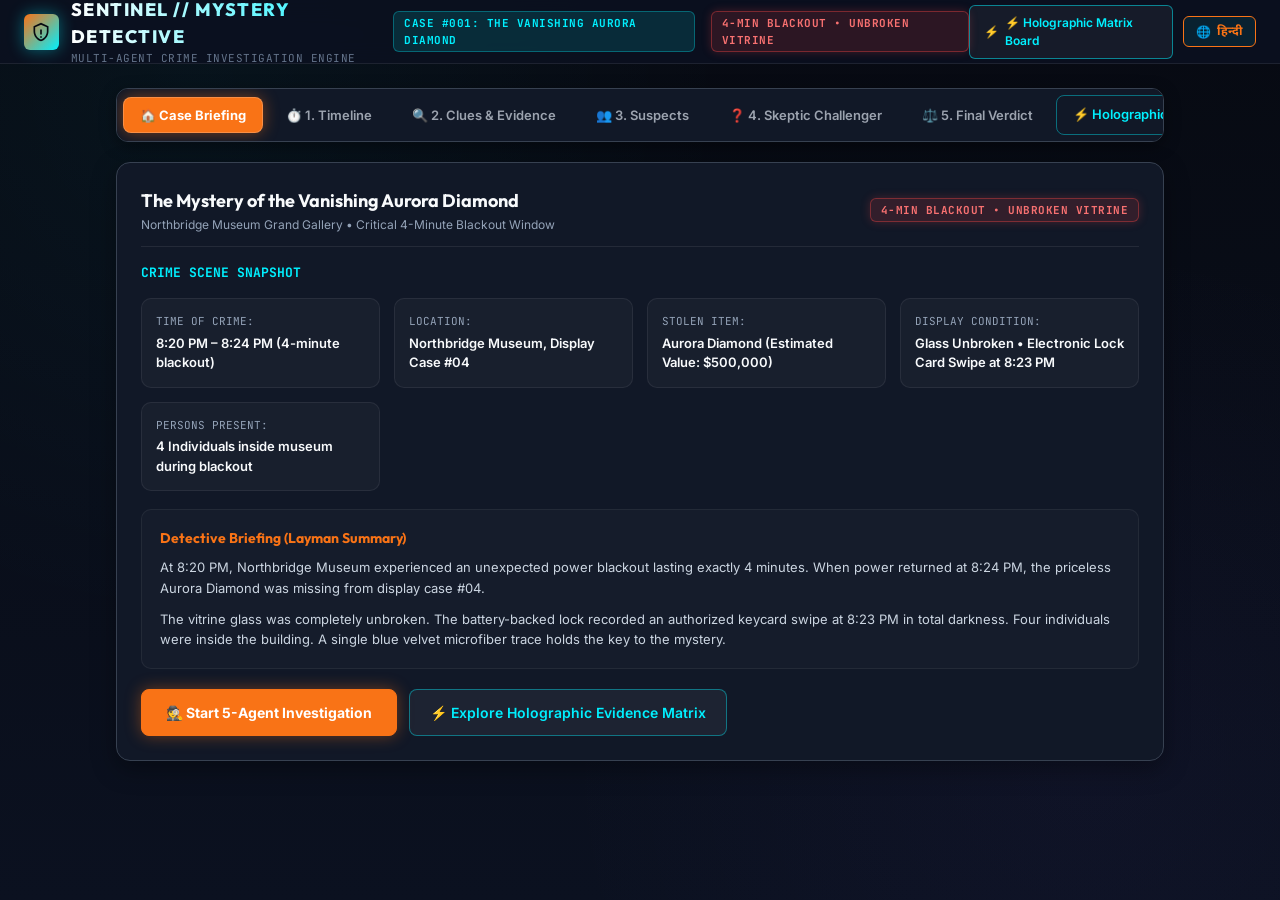
<file: index.html>
<!DOCTYPE html>
<html lang="en">
<head>
  <meta charset="UTF-8">
  <meta name="viewport" content="width=device-width, initial-scale=1.0">
  <meta name="description" content="SENTINEL-AI: Forensic Multi-Agent Crime Investigation Engine. Case Book 001: The Vanishing Aurora Diamond. Complete Bilingual English and Hindi.">
  <title>SENTINEL // MYSTERY DETECTIVE ENGINE</title>
  <link rel="preconnect" href="https://fonts.googleapis.com">
  <link rel="preconnect" href="https://fonts.gstatic.com" crossorigin>
  <link href="https://fonts.googleapis.com/css2?family=Geist:wght@300;400;500;600;700&family=JetBrains+Mono:wght@400;500;600;700&family=Noto+Sans+Devanagari:wght@400;500;600;700&family=Space+Grotesk:wght@500;600;700&display=swap" rel="stylesheet">
  <link rel="stylesheet" href="styles.css">
  <link rel="icon" type="image/svg+xml" href="data:image/svg+xml,<svg xmlns='http://www.w3.org/2000/svg' viewBox='0 0 24 24' fill='%2300f0ff'><path d='M12 1L3 5v6c0 5.55 3.84 10.74 9 12 5.16-1.26 9-6.45 9-12V5l-9-4zm0 2.18l7 3.12v4.7c0 4.54-3.14 8.78-7 9.88-3.86-1.1-7-5.34-7-9.88V6.3l7-3.12zm-1 5.82v6h2v-6h-2zm0 8v2h2v-2h-2z'/></svg>">
  <script src="i18n.js"></script>
</head>
<body>

  <!-- TOPBAR HEADER -->
  <header class="topbar" id="app-header">
    <div class="brand-wrapper">
      <div class="brand-icon" style="background: linear-gradient(135deg, #f97316, #00f0ff);">
        <svg viewBox="0 0 24 24" fill="#070a12" width="20" height="20">
          <path d="M12 1L3 5v6c0 5.55 3.84 10.74 9 12 5.16-1.26 9-6.45 9-12V5l-9-4zm0 2.18l7 3.12v4.7c0 4.54-3.14 8.78-7 9.88-3.86-1.1-7-5.34-7-9.88V6.3l7-3.12zm-1 5.82v6h2v-6h-2zm0 8v2h2v-2h-2z"/>
        </svg>
      </div>
      <div class="brand-text">
        <h1 data-i18n="brandTitle">SENTINEL // MYSTERY DETECTIVE</h1>
        <div class="brand-subtitle" data-i18n="brandSubtitle">MULTI-AGENT CRIME INVESTIGATION ENGINE</div>
      </div>
    </div>

    <!-- Telemetry Badges -->
    <div class="topbar-telemetry">
      <span class="mystery-badge badge-fact" data-i18n="caseBadge">CASE #001: THE VANISHING AURORA DIAMOND</span>
      <span class="mystery-badge badge-smoking" data-i18n="statusBadge">4-MIN BLACKOUT • UNBROKEN VITRINE</span>
    </div>

    <!-- Navigation Actions -->
    <div class="topbar-actions" style="display: flex; align-items: center; gap: 10px;">
      <!-- Link to Matrix Page (Intact) -->
      <a class="btn btn-secondary" href="matrix.html" id="btn-open-matrix" style="border-color: rgba(0, 240, 255, 0.5); color: var(--neon-cyan); text-decoration: none; display: flex; align-items: center; gap: 6px;" title="Open Holographic Evidence Matrix Board">
        <span>⚡</span>
        <span data-i18n="btnMatrix">⚡ Holographic Matrix Board</span>
      </a>

      <!-- 100% Bilingual Language Switcher -->
      <button class="btn btn-secondary" id="btn-toggle-lang" style="border-color: #f97316; color: #f97316; font-weight: 700; display: flex; align-items: center; gap: 6px;" title="Switch Language (English / हिन्दी)">
        🌐 <span>हिन्दी</span>
      </button>
    </div>
  </header>

  <!-- MAIN GRADIO LAYOUT CONTAINER -->
  <main class="gradio-app-wrapper">

    <!-- GRADIO PILL TABS BAR -->
    <nav class="gradio-tabs-bar" id="gradio-tabs-bar" aria-label="Mystery Detective Navigation">
      <button class="gradio-tab-btn active" data-tab="screen-home" id="tab-btn-home">
        <span data-i18n="tabHome">🏠 Case Briefing</span>
      </button>
      <button class="gradio-tab-btn" data-tab="screen-agent1" id="tab-btn-agent1">
        <span data-i18n="tabAgent1">⏱️ 1. Timeline</span>
      </button>
      <button class="gradio-tab-btn" data-tab="screen-agent2" id="tab-btn-agent2">
        <span data-i18n="tabAgent2">🔍 2. Clues & Evidence</span>
      </button>
      <button class="gradio-tab-btn" data-tab="screen-agent3" id="tab-btn-agent3">
        <span data-i18n="tabAgent3">👥 3. Suspects</span>
      </button>
      <button class="gradio-tab-btn" data-tab="screen-agent4" id="tab-btn-agent4">
        <span data-i18n="tabAgent4">❓ 4. Skeptic Challenger</span>
      </button>
      <button class="gradio-tab-btn" data-tab="screen-agent5" id="tab-btn-agent5">
        <span data-i18n="tabAgent5">⚖️ 5. Final Verdict</span>
      </button>
      <a class="gradio-tab-btn" href="matrix.html" id="tab-btn-matrix" style="text-decoration: none; border-color: rgba(0, 240, 255, 0.4); color: var(--neon-cyan);">
        <span data-i18n="btnMatrix">⚡ Holographic Matrix Board</span>
      </a>
    </nav>

    <!-- SCREEN 0: HOMEPAGE (CASE BRIEFING) -->
    <section class="gradio-screen active" id="screen-home">
      <div class="gradio-block">
        <div class="gradio-block-header">
          <div>
            <h2 class="gradio-block-title" data-i18n="homeTitle">The Mystery of the Vanishing Aurora Diamond</h2>
            <p class="gradio-block-subtitle" data-i18n="homeSubtitle">Northbridge Museum Grand Gallery • Critical 4-Minute Blackout Window</p>
          </div>
          <span class="mystery-badge badge-smoking" data-i18n="statusBadge">4-MIN BLACKOUT • UNBROKEN VITRINE</span>
        </div>

        <!-- Crime Snapshot Grid -->
        <h3 style="font-size: 13px; color: var(--neon-cyan); font-family: var(--font-mono); text-transform: uppercase; margin-top: 10px;" data-i18n="incidentBoxTitle">Crime Scene Snapshot</h3>
        <div class="snapshot-grid">
          <div class="snapshot-card">
            <span class="snapshot-label" data-i18n="snapshotTimeLabel">Time of Crime:</span>
            <span class="snapshot-value" data-i18n="snapshotTimeVal">8:20 PM – 8:24 PM (4-minute blackout)</span>
          </div>
          <div class="snapshot-card">
            <span class="snapshot-label" data-i18n="snapshotLocLabel">Location:</span>
            <span class="snapshot-value" data-i18n="snapshotLocVal">Northbridge Museum, Display Case #04</span>
          </div>
          <div class="snapshot-card">
            <span class="snapshot-label" data-i18n="snapshotItemLabel">Stolen Item:</span>
            <span class="snapshot-value" data-i18n="snapshotItemVal">Aurora Diamond (Estimated Value: $500,000)</span>
          </div>
          <div class="snapshot-card">
            <span class="snapshot-label" data-i18n="snapshotGlassLabel">Display Condition:</span>
            <span class="snapshot-value" data-i18n="snapshotGlassVal">Glass Unbroken • Electronic Lock Card Swipe at 8:23 PM</span>
          </div>
          <div class="snapshot-card">
            <span class="snapshot-label" data-i18n="snapshotSuspectsLabel">Persons Present:</span>
            <span class="snapshot-value" data-i18n="snapshotSuspectsVal">4 Individuals inside museum during blackout</span>
          </div>
        </div>

        <!-- Plain English / Hindi Layman Briefing -->
        <div style="background: rgba(255,255,255,0.02); border: 1px solid rgba(255,255,255,0.06); border-radius: 10px; padding: 18px; margin: 18px 0;">
          <h3 style="font-size: 14px; font-weight: 700; color: #f97316; margin-bottom: 8px; font-family: var(--font-display);" data-i18n="briefingTitle">Detective Briefing (Layman Summary)</h3>
          <p style="color: #cbd5e1; font-size: 13px; line-height: 1.6; margin-bottom: 10px;" data-i18n="briefingP1">At 8:20 PM, Northbridge Museum experienced an unexpected power blackout lasting exactly 4 minutes. When power returned at 8:24 PM, the priceless Aurora Diamond was missing from display case #04.</p>
          <p style="color: #cbd5e1; font-size: 13px; line-height: 1.6;" data-i18n="briefingP2">The vitrine glass was completely unbroken. The battery-backed lock recorded an authorized keycard swipe at 8:23 PM in total darkness. Four individuals were inside the building. A single blue velvet microfiber trace holds the key to the mystery.</p>
        </div>

        <!-- Action CTAs -->
        <div style="display: flex; gap: 12px; flex-wrap: wrap; margin-top: 20px;">
          <button class="btn btn-primary" id="btn-start-investigation" style="background: #f97316; border-color: #f97316; color: #fff; font-weight: 700; padding: 12px 24px; font-size: 14px; border-radius: 8px; cursor: pointer; box-shadow: 0 0 16px rgba(249, 115, 22, 0.4);">
            <span data-i18n="btnStartAgents">🕵️ Start 5-Agent Investigation</span>
          </button>
          <a href="matrix.html" class="btn btn-secondary" style="border-color: rgba(0, 240, 255, 0.4); color: var(--neon-cyan); text-decoration: none; padding: 12px 20px; font-size: 14px; border-radius: 8px; display: inline-flex; align-items: center; gap: 6px;">
            <span data-i18n="btnExploreMatrix">⚡ Explore Holographic Evidence Matrix</span>
          </a>
        </div>
      </div>
    </section>

    <!-- SCREEN 1: AGENT 1 - TIMELINE DETECTIVE -->
    <section class="gradio-screen" id="screen-agent1">
      <div class="gradio-block">
        <div class="gradio-block-header">
          <div>
            <h2 class="gradio-block-title" data-i18n="a1Title">Agent 1: Timeline Detective</h2>
            <p class="gradio-block-subtitle" data-i18n="a1Subtitle">Chronological reconstruction of the critical 4-minute blackout window</p>
          </div>
          <span class="mystery-badge badge-smoking" data-i18n="a1WindowLabel">CRITICAL CRIME WINDOW: 8:20 PM – 8:24 PM (4 MINUTES)</span>
        </div>

        <div style="background: rgba(249, 115, 22, 0.08); border: 1px solid rgba(249, 115, 22, 0.25); border-radius: 8px; padding: 10px 14px; margin-bottom: 16px; font-size: 12px; color: #fed7aa;" data-i18n="a1WindowDesc">
          The theft took place in total darkness. Electronic lock memory registered case #04 unlocking at 8:23 PM.
        </div>

        <!-- Dynamic Timeline List -->
        <div class="gradio-timeline-list" id="agent1-timeline-container">
          <!-- Populated by JavaScript from SENTINEL_I18N -->
        </div>

        <!-- Takeaway Banner -->
        <div class="takeaway-banner">
          <strong data-i18n="a1TakeawayTitle">Timeline Detective Conclusion:</strong>
          <p data-i18n="a1TakeawayText">The theft occurred at exactly 8:23 PM during the blackout. Theo Park is fully excluded by live stage cameras. Lena Ortiz was in the basement restarting the generator, and Sofia Reed was speaking with guests in the lobby. Only Arjun Vale has no alibi for 8:23 PM.</p>
        </div>

        <div style="margin-top: 20px; display: flex; justify-content: flex-end;">
          <button class="btn btn-primary btn-next-agent" data-next="screen-agent2" style="background: #f97316; border-color: #f97316; color: #fff; font-weight: 700; padding: 10px 20px; border-radius: 8px; cursor: pointer;">
            <span data-i18n="btnNextAgent2">Next: Agent 2 (Clues) →</span>
          </button>
        </div>
      </div>
    </section>

    <!-- SCREEN 2: AGENT 2 - EVIDENCE SPECIALIST -->
    <section class="gradio-screen" id="screen-agent2">
      <div class="gradio-block">
        <div class="gradio-block-header">
          <div>
            <h2 class="gradio-block-title" data-i18n="a2Title">Agent 2: Evidence Specialist</h2>
            <p class="gradio-block-subtitle" data-i18n="a2Subtitle">Separating verified physical facts from unverified statements (Rule 2)</p>
          </div>
          <span class="mystery-badge badge-fact" data-i18n="exhibitsBadge">EXHIBITS A – G</span>
        </div>

        <!-- Clues Grid -->
        <div class="clues-grid" id="agent2-clues-container">
          <!-- Populated by JavaScript from SENTINEL_I18N -->
        </div>

        <!-- Takeaway Banner -->
        <div class="takeaway-banner">
          <strong data-i18n="a2TakeawayTitle">Evidence Specialist Conclusion:</strong>
          <p data-i18n="a2TakeawayText">The unbroken glass confirms an inside job using an authorized card. The blue velvet fibers inside Arjun's folder are the decisive physical evidence connecting his folder to the display cushion.</p>
        </div>

        <div style="margin-top: 20px; display: flex; justify-content: flex-end;">
          <button class="btn btn-primary btn-next-agent" data-next="screen-agent3" style="background: #f97316; border-color: #f97316; color: #fff; font-weight: 700; padding: 10px 20px; border-radius: 8px; cursor: pointer;">
            <span data-i18n="btnNextAgent3">Next: Agent 3 (Suspects) →</span>
          </button>
        </div>
      </div>
    </section>

    <!-- SCREEN 3: AGENT 3 - SUSPECT PROFILER -->
    <section class="gradio-screen" id="screen-agent3">
      <div class="gradio-block">
        <div class="gradio-block-header">
          <div>
            <h2 class="gradio-block-title" data-i18n="a3Title">Agent 3: Suspect Profiler</h2>
            <p class="gradio-block-subtitle" data-i18n="a3Subtitle">Uniform evaluation of all 4 individuals in the building (Rule 5)</p>
          </div>
          <span class="mystery-badge badge-fact" data-i18n="suspectsBadge">4 INDIVIDUALS EVALUATED</span>
        </div>

        <!-- Suspects Grid -->
        <div class="suspects-grid" id="agent3-suspects-container">
          <!-- Populated by JavaScript from SENTINEL_I18N -->
        </div>

        <!-- Takeaway Banner -->
        <div class="takeaway-banner">
          <strong data-i18n="a3TakeawayTitle">Suspect Profiler Conclusion:</strong>
          <p data-i18n="a3TakeawayText">Theo, Lena, and Sofia have ironclad, independently verified alibis during the blackout. Only Arjun Vale has no alibi, possessed keycard access at 8:23 PM, and carried physical cushion fibers in his folder.</p>
        </div>

        <div style="margin-top: 20px; display: flex; justify-content: flex-end;">
          <button class="btn btn-primary btn-next-agent" data-next="screen-agent4" style="background: #f97316; border-color: #f97316; color: #fff; font-weight: 700; padding: 10px 20px; border-radius: 8px; cursor: pointer;">
            <span data-i18n="btnNextAgent4">Next: Agent 4 (Skeptic) →</span>
          </button>
        </div>
      </div>
    </section>

    <!-- SCREEN 4: AGENT 4 - SKEPTIC CHALLENGER -->
    <section class="gradio-screen" id="screen-agent4">
      <div class="gradio-block">
        <div class="gradio-block-header">
          <div>
            <h2 class="gradio-block-title" data-i18n="a4Title">Agent 4: Skeptic Challenger</h2>
            <p class="gradio-block-subtitle" data-i18n="a4Subtitle">Adversarial stress-testing of the evidence before indictment (Rule 6)</p>
          </div>
          <span class="mystery-badge badge-inference" data-i18n="doubtsBadge">3 ADVERSARIAL DOUBTS</span>
        </div>

        <!-- Skeptic Q&A List -->
        <div class="skeptic-list" id="agent4-skeptic-container">
          <!-- Populated by JavaScript from SENTINEL_I18N -->
        </div>

        <!-- Takeaway Banner -->
        <div class="takeaway-banner">
          <strong data-i18n="a4TakeawayTitle">Skeptic Challenger Conclusion:</strong>
          <p data-i18n="a4TakeawayText">Digital keycard logs alone are legally vulnerable (Rule 4). The prosecution case relies entirely on the blue velvet fibers inside Arjun's folder. Without those fibers, the case is inconclusive.</p>
        </div>

        <div style="margin-top: 20px; display: flex; justify-content: flex-end;">
          <button class="btn btn-primary btn-next-agent" data-next="screen-agent5" style="background: #f97316; border-color: #f97316; color: #fff; font-weight: 700; padding: 10px 20px; border-radius: 8px; cursor: pointer;">
            <span data-i18n="btnNextAgent5">Next: Agent 5 (Final Verdict) →</span>
          </button>
        </div>
      </div>
    </section>

    <!-- SCREEN 5: AGENT 5 - FINAL VERDICT & WHAT-IF LAB -->
    <section class="gradio-screen" id="screen-agent5">
      <div class="gradio-block">
        <div class="gradio-block-header">
          <div>
            <h2 class="gradio-block-title" data-i18n="a5Title">Agent 5: Lead Investigator Verdict</h2>
            <p class="gradio-block-subtitle" data-i18n="a5Subtitle">Synthesis of facts, probability calculation, and human investigator review</p>
          </div>
          <span class="mystery-badge badge-smoking" id="verdict-status-badge" data-i18n="verdictStatusVal">🟢 GUILTY BEYOND REASONABLE DOUBT — ARREST WARRANT READY</span>
        </div>

        <!-- Verdict Hero Card (85% AI-Decided Probability) -->
        <div class="verdict-hero-card">
          <div class="verdict-target-row">
            <div>
              <span class="snapshot-label" data-i18n="verdictTargetLabel">Primary Culprit:</span>
              <div class="verdict-culprit-title" data-i18n="verdictTargetName">Arjun Vale (Senior Archivist)</div>
            </div>
            <div id="verdict-prob-badge" class="verdict-prob-badge" data-i18n="verdictConfidenceVal">85% Decided Probability</div>
          </div>
          <p id="verdict-summary-text" data-i18n="verdictSummary" style="color: #e2e8f0; font-size: 13px; line-height: 1.6; margin: 0;">
            Arjun Vale is decided as the culprit with 85% probability by the AI forensic engine. The vitrine was opened at 8:23 PM using his card in total darkness with unbroken glass. Microscopic blue velvet fibers matching the display cushion were recovered inside his catalogue folder at 8:25 PM. All 3 alternative suspects are 100% physically excluded. The evidence satisfies the legal standard for criminal indictment.
          </p>
        </div>

        <!-- Suspect Elimination Probability Breakdown -->
        <div class="conviction-bar-container">
          <div style="font-weight: 700; color: #f8fafc; font-size: 13px; font-family: var(--font-display);" data-i18n="matrixHeading">Suspect Elimination Probability Breakdown:</div>
          <div class="conviction-bar-row">
            <div class="conviction-bar-meta">
              <span id="prob-arjun-text" data-i18n="probArjun" style="color: #f87171; font-weight: 600;">Arjun Vale: 85% (AI-Decided Primary Culprit)</span>
              <strong id="arjun-conviction-pct" style="color: #ef4444;">85%</strong>
            </div>
            <div class="conviction-bar-track">
              <div class="conviction-bar-fill fill-guilty" id="arjun-conviction-fill" style="width: 85%;"></div>
            </div>
          </div>
          <div class="conviction-bar-row">
            <div class="conviction-bar-meta">
              <span id="prob-lena-text" data-i18n="probLena" style="color: #38bdf8;">Lena Ortiz: 8% (Low Residual Risk — Bootprint & Breaker Access)</span>
              <strong id="lena-conviction-pct" style="color: #38bdf8;">8%</strong>
            </div>
            <div class="conviction-bar-track">
              <div class="conviction-bar-fill fill-cleared" id="lena-conviction-fill" style="width: 8%; background: #0284c7;"></div>
            </div>
          </div>
          <div class="conviction-bar-row">
            <div class="conviction-bar-meta">
              <span id="prob-sofia-text" data-i18n="probSofia" style="color: #2dd4bf;">Sofia Reed: 4% (Minimal Risk — Witness Alibi Margin)</span>
              <strong id="sofia-conviction-pct" style="color: #2dd4bf;">4%</strong>
            </div>
            <div class="conviction-bar-track">
              <div class="conviction-bar-fill fill-cleared" id="sofia-conviction-fill" style="width: 4%; background: #0d9488;"></div>
            </div>
          </div>
          <div class="conviction-bar-row">
            <div class="conviction-bar-meta">
              <span id="prob-theo-text" data-i18n="probTheo" style="color: #34d399;">Theo Park: 3% (Near-Zero Risk — Live Broadcast Telemetry)</span>
              <strong id="theo-conviction-pct" style="color: #10b981;">3%</strong>
            </div>
            <div class="conviction-bar-track">
              <div class="conviction-bar-fill fill-cleared" id="theo-conviction-fill" style="width: 3%; background: #10b981;"></div>
            </div>
          </div>
        </div>

        <!-- AI Reasoning Flowchart (inline HTML/CSS) -->
        <div class="verdict-flowchart-wrap">
          <div class="vf-header">
            <span class="vf-title" data-i18n="diagramTitle">🔬 AI Decision Reasoning Flowchart</span>
            <span class="vf-formula" data-i18n-html="vfFormula">25% Base &nbsp;+&nbsp; 30% Alibis &nbsp;+&nbsp; 18% Lock &nbsp;+&nbsp; 15% Fibers &nbsp;−&nbsp; 3% Margin &nbsp;= &nbsp;<strong style="color:#f97316;">85%</strong></span>
          </div>

          <!-- Row 1: Crime Genesis -->
          <div class="vf-row">
            <div class="vf-node vf-genesis">
              <div class="vf-node-badge" data-i18n="vfBadgeIncident">INCIDENT</div>
              <div class="vf-node-icon">🏛️</div>
              <div class="vf-node-title" data-i18n="vfGenTitle">Crime Genesis — 8:20 PM</div>
              <div class="vf-node-sub" data-i18n="vfGenSub">Northbridge Museum · Case #04 · 4-min blackout · Glass unbroken</div>
            </div>
          </div>

          <!-- Connector -->
          <div class="vf-connector"><div class="vf-line"></div><div class="vf-arrow-label" data-i18n="diagramBranchesLabel">Evidence Branches</div><div class="vf-line"></div></div>

          <!-- Row 2: 3 branches -->
          <div class="vf-branches">
            <div class="vf-node vf-branch vf-alibi">
              <div class="vf-node-badge badge-teal" data-i18n="vfBadgeAlibi">+30% ALIBIS</div>
              <div class="vf-node-icon">👥</div>
              <div class="vf-node-title" data-i18n="dNode2Title">Alibi Elimination</div>
              <div class="vf-node-sub" data-i18n="vfAlibiSub">Theo on live TV · Lena in basement · Sofia with 3 witnesses → Only Arjun unaccounted</div>
            </div>
            <div class="vf-node vf-branch vf-lock">
              <div class="vf-node-badge badge-cyan" data-i18n="vfBadgeLock">+18% LOCK LOG</div>
              <div class="vf-node-icon">🔑</div>
              <div class="vf-node-title" data-i18n="dNode3Title">Electronic Lock Telemetry</div>
              <div class="vf-node-sub" data-i18n="vfLockSub">Arjun's keycard logged at 8:23 PM in total darkness · Vitrine opened from inside</div>
            </div>
            <div class="vf-node vf-branch vf-fibers" id="diagram-node-fibers">
              <div class="vf-node-badge badge-amber" id="diagram-badge-fibers" data-i18n="vfBadgeFibers">+15% PHYSICAL</div>
              <div class="vf-node-icon">🔬</div>
              <div class="vf-node-title" data-i18n="dNode4Title">Smoking Gun — Velvet Fibers</div>
              <div class="vf-node-sub" id="diagram-sub-fibers" data-i18n="vfFibersSub">Exhibit E: Blue velvet fibers from display cushion found in Arjun's folder · 8:25 PM photo proof</div>
            </div>
          </div>

          <!-- Connector -->
          <div class="vf-connector"><div class="vf-line"></div><div class="vf-arrow-label" data-i18n="diagramAuditLabel">Synthesis &amp; Adversarial Audit</div><div class="vf-line"></div></div>

          <!-- Row 3: Skeptic + Verdict side by side -->
          <div class="vf-bottom">
            <div class="vf-node vf-skeptic">
              <div class="vf-node-badge badge-orange" data-i18n="vfBadgeSkeptic">−3% DISCOUNT</div>
              <div class="vf-node-icon">⚖️</div>
              <div class="vf-node-title" data-i18n="dNode5Title">Adversarial Margin</div>
              <div class="vf-node-sub" data-i18n="vfSkepticSub">Arjun claims card was left in jacket · Touch-DNA pending → minor credential uncertainty</div>
            </div>
            <div class="vf-verdict-arrow">▶</div>
            <div class="vf-node vf-verdict" id="diagram-node-verdict">
              <div class="vf-node-badge badge-verdict" id="diagram-verdict-badge" data-i18n="vfBadgeVerdict">85% AI PROBABILITY</div>
              <div class="vf-node-icon">🎯</div>
              <div class="vf-node-title" id="diagram-verdict-sub" data-i18n="dNode6Title">AI Decision Convergence</div>
              <div class="vf-node-sub" id="diagram-verdict-desc" data-i18n="vfVerdictSub">GUILT ESTABLISHED · Arrest &amp; Search Warrant Authorized · Evidence Standard Met</div>
            </div>
          </div>
        </div>

        <!-- 4 Unshakable Pillars of High-Conviction Proof -->
        <div style="margin-top: 10px;">
          <h3 style="font-size: 14px; font-weight: 700; color: #f97316; font-family: var(--font-display); margin-bottom: 8px;" data-i18n="pillarsHeading">4 Unshakable Pillars of High-Conviction Proof:</h3>
          <div class="pillars-grid">
            <div class="pillar-card">
              <strong data-i18n="pillar1Title">1. 100% Physical Elimination of Other Suspects</strong>
              <p data-i18n="pillar1Desc">Theo Park was continuously on stage camera, Lena Ortiz was in the basement restarting the generator, and Sofia Reed was in the lobby with 3 witnesses. Arjun was the only person with opportunity.</p>
            </div>
            <div class="pillar-card">
              <strong data-i18n="pillar2Title">2. Vitrine Intact & Authorized Lock Scan</strong>
              <p data-i18n="pillar2Desc">The vitrine glass was completely unbroken. The battery-backed lock registered an authorized keycard scan at exactly 8:23 PM in blackout darkness, ruling out forced entry.</p>
            </div>
            <div class="pillar-card">
              <strong data-i18n="pillar3Title">3. Smoking Gun Physical Velvet Fibers</strong>
              <p data-i18n="pillar3Desc">Microscopic blue velvet fibers from the display cushion were recovered inside Arjun's folder photographed at 8:25 PM, directly establishing physical custody of the diamond.</p>
            </div>
            <div class="pillar-card">
              <strong data-i18n="pillar4Title">4. Stolen Jacket Defense Factually Refuted</strong>
              <p data-i18n="pillar4Desc">Corridor logs confirm zero external entries into the archive, and the 4-minute blackout window leaves zero opportunity for an unknown third party.</p>
            </div>
          </div>
        </div>

        <!-- Interactive What-If Scenario Lab -->
        <div class="whatif-box">
          <strong data-i18n="whatIfHeading" style="color: var(--neon-cyan); font-size: 14px;">🧪 Interactive What-If Experiment</strong>
          <p data-i18n="whatIfSubheading" style="color: #94a3b8; font-size: 12px; margin: 0;">Toggle the key physical evidence to see how confidence and legal viability change in real-time:</p>
          
          <label class="whatif-toggle-row">
            <input type="checkbox" id="toggle-whatif-fibers" class="whatif-input" style="display: none;">
            <span class="whatif-switch"></span>
            <span data-i18n="whatIfToggleLabel" style="font-size: 13px; font-weight: 600; color: #f8fafc;">Remove Evidence E (Blue Velvet Fibers from Folder)</span>
          </label>

          <div id="whatif-dynamic-result" class="whatif-result-text">
            <!-- Dynamically populated based on toggle state -->
          </div>
        </div>

        <!-- 3 Mandatory Verifications -->
        <div style="background: rgba(255,255,255,0.02); border: 1px solid rgba(255,255,255,0.06); border-radius: 10px; padding: 18px; margin: 18px 0;">
          <h4 data-i18n="stepsTitle" style="color: #f97316; font-size: 13px; font-weight: 700; margin-bottom: 12px; font-family: var(--font-display);">3 Mandatory Verifications Before Police Indictment (Rule 9):</h4>
          <div style="display: flex; flex-direction: column; gap: 10px;">
            <div style="border-left: 2px solid var(--neon-cyan); padding-left: 12px;">
              <strong data-i18n="step1Title" style="font-size: 12px; color: #f8fafc;">1. Touch-DNA & Fingerprints on Access Card</strong>
              <p data-i18n="step1Desc" style="font-size: 12px; color: #94a3b8; margin-top: 2px;">Forensic swab of the keycard to verify whether Arjun or an accomplice physically touched it.</p>
            </div>
            <div style="border-left: 2px solid var(--neon-cyan); padding-left: 12px;">
              <strong data-i18n="step2Title" style="font-size: 12px; color: #f8fafc;">2. Archive Hallway CCTV Review</strong>
              <p data-i18n="step2Desc" style="font-size: 12px; color: #94a3b8; margin-top: 2px;">Check archive corridor camera logs before 8:20 PM to verify if anyone entered and touched Arjun's jacket.</p>
            </div>
            <div style="border-left: 2px solid var(--neon-cyan); padding-left: 12px;">
              <strong data-i18n="step3Title" style="font-size: 12px; color: #f8fafc;">3. Chemical Dye Spectrometry on Fibers</strong>
              <p data-i18n="step3Desc" style="font-size: 12px; color: #94a3b8; margin-top: 2px;">Perform laboratory spectrometry to confirm 100% match between folder fibers and display cushion.</p>
            </div>
          </div>
        </div>

        <!-- Human Review Logger -->
        <div style="background: rgba(17, 24, 39, 0.9); border: 1px solid #374151; border-radius: 10px; padding: 18px;">
          <h4 data-i18n="humanReviewTitle" style="color: #f8fafc; font-size: 13px; font-weight: 700; margin-bottom: 10px; font-family: var(--font-display);">Record Your Determination as Lead Investigator:</h4>
          <div class="decision-btn-group">
            <button id="btn-decision-accept" class="decision-btn accept" data-i18n="btnAccept">✓ Accept AI Verdict</button>
            <button id="btn-decision-revise" class="decision-btn revise" data-i18n="btnRevise">✎ Revise / Hold</button>
            <button id="btn-decision-reject" class="decision-btn reject" data-i18n="btnReject">✗ Reject AI Verdict</button>
          </div>
          <div id="decision-feedback-note" class="decision-feedback" data-i18n="notePending">
            Awaiting your review. Click an option above to record decision.
          </div>
        </div>

      </div>
    </section>

  </main>

  <script src="app.js"></script>
</body>
</html>
</file>
<file: styles.css>
/* ==========================================================================
   SENTINEL-AI: Enterprise Multi-Agent Investigation Engine
   Cyber-Forensic Design System & Stylesheet
   ========================================================================== */

@import url('https://fonts.googleapis.com/css2?family=Inter:wght@300;400;500;600;700&family=JetBrains+Mono:wght@400;500;600;700&family=Outfit:wght@400;500;600;700;800&display=swap');

:root {
  /* Color Palette - Obsidian Cyber-Forensic */
  --bg-core: #070a12;
  --bg-subtle: #0b1120;
  --bg-card: rgba(14, 21, 38, 0.85);
  --bg-card-hover: rgba(20, 30, 54, 0.95);
  --bg-glass: rgba(16, 24, 46, 0.7);
  --border-subtle: rgba(255, 255, 255, 0.08);
  --border-glow: rgba(0, 240, 255, 0.25);
  --border-amber: rgba(245, 158, 11, 0.3);
  --border-crimson: rgba(255, 51, 102, 0.3);

  /* Neon Accents */
  --neon-cyan: #00f0ff;
  --neon-cyan-dim: rgba(0, 240, 255, 0.15);
  --neon-cyan-glow: rgba(0, 240, 255, 0.4);
  --neon-emerald: #10b981;
  --neon-emerald-dim: rgba(16, 185, 129, 0.15);
  --neon-amber: #f59e0b;
  --neon-amber-dim: rgba(245, 158, 11, 0.15);
  --neon-crimson: #ff3366;
  --neon-crimson-dim: rgba(255, 51, 102, 0.15);
  --neon-purple: #8b5cf6;
  --neon-purple-dim: rgba(139, 92, 246, 0.15);

  /* Typography Colors */
  --text-primary: #f8fafc;
  --text-secondary: #94a3b8;
  --text-muted: #64748b;
  --text-cyan: #38bdf8;
  --text-amber: #fbbf24;
  --text-crimson: #fb7185;

  /* Typography Fonts */
  --font-display: 'Outfit', 'Noto Sans Devanagari', sans-serif;
  --font-body: 'Inter', 'Noto Sans Devanagari', sans-serif;
  --font-mono: 'JetBrains Mono', 'Noto Sans Devanagari', monospace;

  /* Elevations & Shadows */
  --shadow-card: 0 8px 32px 0 rgba(0, 0, 0, 0.45);
  --shadow-glow: 0 0 20px rgba(0, 240, 255, 0.15);
  --shadow-crimson: 0 0 20px rgba(255, 51, 102, 0.2);

  /* Layout Constants */
  --topbar-height: 64px;
  --radius-sm: 6px;
  --radius-md: 10px;
  --radius-lg: 14px;
}

/* Reset & Base Setup */
*, *::before, *::after {
  box-sizing: border-box;
  margin: 0;
  padding: 0;
}

body {
  background-color: var(--bg-core);
  background-image: 
    radial-gradient(circle at 15% 10%, rgba(0, 240, 255, 0.04) 0%, transparent 40%),
    radial-gradient(circle at 85% 85%, rgba(139, 92, 246, 0.04) 0%, transparent 40%),
    linear-gradient(to bottom, #070a12, #0b1120);
  color: var(--text-primary);
  font-family: var(--font-body);
  font-size: 14px;
  line-height: 1.5;
  min-height: 100vh;
  overflow-x: hidden;
  display: flex;
  flex-direction: column;
}

/* Custom Scrollbar */
::-webkit-scrollbar {
  width: 6px;
  height: 6px;
}
::-webkit-scrollbar-track {
  background: var(--bg-core);
}
::-webkit-scrollbar-thumb {
  background: rgba(255, 255, 255, 0.15);
  border-radius: 3px;
}
::-webkit-scrollbar-thumb:hover {
  background: var(--neon-cyan);
}

/* ==========================================================================
   TOPBAR NAVIGATION
   ========================================================================== */
.topbar {
  height: var(--topbar-height);
  background: rgba(11, 17, 32, 0.92);
  backdrop-filter: blur(12px);
  border-bottom: 1px solid var(--border-subtle);
  display: flex;
  align-items: center;
  justify-content: space-between;
  padding: 0 24px;
  position: sticky;
  top: 0;
  z-index: 100;
}

.brand-wrapper {
  display: flex;
  align-items: center;
  gap: 12px;
}

.brand-icon {
  width: 36px;
  height: 36px;
  background: linear-gradient(135deg, var(--neon-cyan), var(--neon-purple));
  border-radius: var(--radius-sm);
  display: flex;
  align-items: center;
  justify-content: center;
  box-shadow: 0 0 16px var(--neon-cyan-glow);
}

.brand-icon svg {
  width: 20px;
  height: 20px;
  fill: #070a12;
}

.brand-text h1 {
  font-family: var(--font-display);
  font-size: 18px;
  font-weight: 800;
  letter-spacing: 1.5px;
  background: linear-gradient(to right, #ffffff, var(--neon-cyan));
  -webkit-background-clip: text;
  -webkit-text-fill-color: transparent;
  display: flex;
  align-items: center;
  gap: 8px;
}

.badge-version {
  font-size: 10px;
  font-weight: 700;
  font-family: var(--font-mono);
  padding: 2px 6px;
  border-radius: 4px;
  background: var(--neon-cyan-dim);
  color: var(--neon-cyan);
  border: 1px solid rgba(0, 240, 255, 0.3);
  letter-spacing: 0.5px;
  -webkit-text-fill-color: var(--neon-cyan);
}

.brand-subtitle {
  font-size: 11px;
  color: var(--text-muted);
  font-family: var(--font-mono);
  letter-spacing: 0.5px;
}

/* Header Middle Telemetry */
.topbar-telemetry {
  display: flex;
  align-items: center;
  gap: 16px;
}

.telemetry-item {
  display: flex;
  align-items: center;
  gap: 8px;
  background: rgba(255, 255, 255, 0.03);
  padding: 4px 10px;
  border-radius: var(--radius-sm);
  border: 1px solid var(--border-subtle);
  font-family: var(--font-mono);
  font-size: 11px;
  color: var(--text-secondary);
}

.pulse-dot {
  width: 8px;
  height: 8px;
  border-radius: 50%;
  background: var(--neon-emerald);
  box-shadow: 0 0 8px var(--neon-emerald);
  animation: pulse-ring 2s infinite ease-in-out;
}

.pulse-dot.warning {
  background: var(--neon-amber);
  box-shadow: 0 0 8px var(--neon-amber);
}

.pulse-dot.danger {
  background: var(--neon-crimson);
  box-shadow: 0 0 8px var(--neon-crimson);
}

@keyframes pulse-ring {
  0%, 100% { transform: scale(1); opacity: 1; }
  50% { transform: scale(1.3); opacity: 0.7; }
}

/* Header Actions */
.bureau-topbar-nav {
  display: flex;
  align-items: center;
  gap: 4px;
  background: rgba(10, 14, 21, 0.85);
  border: 1px solid rgba(255, 255, 255, 0.08);
  padding: 3px 6px;
  border-radius: var(--radius-sm);
}

.bureau-topbar-link {
  font-family: var(--font-mono);
  font-size: 11px;
  font-weight: 500;
  color: var(--text-muted);
  text-decoration: none;
  padding: 5px 10px;
  border-radius: 4px;
  transition: all 0.2s ease;
  white-space: nowrap;
}

.bureau-topbar-link:hover {
  color: var(--text-primary);
  background: rgba(255, 255, 255, 0.05);
}

.bureau-topbar-link.active {
  background: rgba(49, 53, 61, 0.7);
  color: var(--neon-cyan);
  box-shadow: inset 0 -2px 0 var(--neon-cyan);
  font-weight: 600;
}

.bureau-topbar-link.matrix-glow {
  color: var(--neon-cyan);
  border: 1px solid rgba(0, 240, 255, 0.3);
  background: rgba(0, 240, 255, 0.06);
}

.bureau-topbar-link.matrix-glow:hover {
  background: rgba(0, 240, 255, 0.15);
  box-shadow: 0 0 10px rgba(0, 240, 255, 0.4);
}

.topbar-actions {
  display: flex;
  align-items: center;
  gap: 10px;
}

/* Language Switcher Button */
#btn-toggle-lang {
  display: inline-flex;
  align-items: center;
  gap: 6px;
  background: rgba(0, 240, 255, 0.08);
  border: 1px solid rgba(0, 240, 255, 0.4);
  color: var(--neon-cyan);
  font-weight: 700;
  font-family: var(--font-body);
  font-size: 12px;
  padding: 6px 12px;
  border-radius: var(--radius-sm);
  cursor: pointer;
  transition: all 0.2s ease;
}

#btn-toggle-lang:hover {
  background: rgba(0, 240, 255, 0.2);
  box-shadow: 0 0 12px rgba(0, 240, 255, 0.4);
}

/* Layman Visual Timeline Steps */
.layman-timeline-grid {
  display: grid;
  grid-template-columns: repeat(auto-fit, minmax(180px, 1fr));
  gap: 10px;
  margin: 14px 0;
}

.layman-time-card {
  background: rgba(255, 255, 255, 0.03);
  border: 1px solid var(--border-subtle);
  border-radius: var(--radius-sm);
  padding: 10px;
  display: flex;
  flex-direction: column;
  gap: 6px;
  position: relative;
  transition: all 0.2s ease;
}

.layman-time-card:hover {
  border-color: var(--neon-cyan);
  background: rgba(0, 240, 255, 0.03);
}

.layman-time-card.critical {
  border-color: var(--neon-amber);
  background: rgba(245, 158, 11, 0.06);
}

.layman-time-badge {
  font-family: var(--font-mono);
  font-size: 11px;
  font-weight: 700;
  color: var(--neon-cyan);
}

.layman-time-card.critical .layman-time-badge {
  color: var(--neon-amber);
}

.layman-time-desc {
  font-size: 12px;
  color: var(--text-primary);
  line-height: 1.4;
}

/* Layman Suspect Cards */
.suspect-layman-grid {
  display: grid;
  grid-template-columns: repeat(auto-fit, minmax(260px, 1fr));
  gap: 12px;
  margin: 12px 0;
}

.suspect-layman-card {
  background: rgba(255, 255, 255, 0.02);
  border: 1px solid var(--border-subtle);
  border-radius: var(--radius-md);
  padding: 14px;
  display: flex;
  flex-direction: column;
  gap: 8px;
}

.suspect-layman-card.primary {
  border: 1.5px solid rgba(255, 51, 102, 0.5);
  background: rgba(255, 51, 102, 0.04);
  box-shadow: 0 0 20px rgba(255, 51, 102, 0.1);
}

.suspect-layman-card.cleared {
  border: 1px solid rgba(16, 185, 129, 0.3);
  background: rgba(16, 185, 129, 0.02);
}

.suspect-header-row {
  display: flex;
  justify-content: space-between;
  align-items: center;
}

.suspect-title {
  font-size: 15px;
  font-weight: 700;
  color: var(--text-primary);
}

.suspect-badge-primary {
  background: rgba(255, 51, 102, 0.15);
  color: #ff5066;
  border: 1px solid rgba(255, 51, 102, 0.3);
  font-size: 10px;
  font-weight: 700;
  padding: 2px 6px;
  border-radius: 4px;
}

.suspect-badge-cleared {
  background: rgba(16, 185, 129, 0.15);
  color: #34d399;
  border: 1px solid rgba(16, 185, 129, 0.3);
  font-size: 10px;
  font-weight: 700;
  padding: 2px 6px;
  border-radius: 4px;
}

/* Layman Clues Grid */
.clues-layman-grid {
  display: grid;
  grid-template-columns: repeat(auto-fit, minmax(240px, 1fr));
  gap: 12px;
  margin: 12px 0;
}

.clue-layman-card {
  background: rgba(255, 255, 255, 0.02);
  border: 1px solid var(--border-subtle);
  border-radius: var(--radius-sm);
  padding: 12px;
  display: flex;
  flex-direction: column;
  gap: 6px;
}

.clue-layman-card.highlight {
  border-color: rgba(0, 240, 255, 0.4);
  background: rgba(0, 240, 255, 0.03);
}

.takeaway-banner {
  background: rgba(0, 240, 255, 0.05);
  border: 1px solid rgba(0, 240, 255, 0.25);
  border-radius: var(--radius-sm);
  padding: 12px 16px;
  margin-bottom: 12px;
  font-size: 13px;
  line-height: 1.5;
}

.btn {
  display: inline-flex;
  align-items: center;
  gap: 8px;
  padding: 8px 14px;
  border-radius: var(--radius-sm);
  font-family: var(--font-body);
  font-size: 12px;
  font-weight: 600;
  cursor: pointer;
  transition: all 0.2s cubic-bezier(0.4, 0, 0.2, 1);
  border: 1px solid transparent;
  user-select: none;
}

.btn svg {
  width: 14px;
  height: 14px;
}

.btn-primary {
  background: linear-gradient(135deg, #00f0ff, #0284c7);
  color: #050b14;
  font-weight: 700;
  border-color: rgba(0, 240, 255, 0.5);
  box-shadow: 0 0 14px rgba(0, 240, 255, 0.3);
}

.btn-primary:hover {
  background: linear-gradient(135deg, #38bdf8, #0ea5e9);
  box-shadow: 0 0 20px rgba(0, 240, 255, 0.5);
  transform: translateY(-1px);
}

.btn-primary:active {
  transform: translateY(0);
}

.btn-secondary {
  background: rgba(255, 255, 255, 0.05);
  color: var(--text-primary);
  border-color: var(--border-subtle);
}

.btn-secondary:hover {
  background: rgba(255, 255, 255, 0.1);
  border-color: rgba(255, 255, 255, 0.2);
}

.btn-ghost {
  background: transparent;
  color: var(--text-secondary);
}

.btn-ghost:hover {
  color: var(--text-primary);
  background: rgba(255, 255, 255, 0.04);
}

/* ==========================================================================
   APP WORKSPACE LAYOUT
   ========================================================================== */
.app-container {
  display: grid;
  grid-template-columns: 380px 1fr 340px;
  gap: 16px;
  padding: 16px 20px;
  flex: 1;
  min-height: calc(100vh - var(--topbar-height));
}

@media (max-width: 1440px) {
  .app-container {
    grid-template-columns: 340px 1fr 310px;
    gap: 12px;
    padding: 12px 16px;
  }
}

@media (max-width: 1200px) {
  .app-container {
    grid-template-columns: 320px 1fr;
  }
  .column-inspector {
    display: none;
  }
}

@media (max-width: 900px) {
  .app-container {
    grid-template-columns: 1fr;
  }
}

/* Card Base */
.card-panel {
  background: var(--bg-card);
  backdrop-filter: blur(16px);
  border: 1px solid var(--border-subtle);
  border-radius: var(--radius-md);
  display: flex;
  flex-direction: column;
  box-shadow: var(--shadow-card);
  overflow: hidden;
}

.panel-header {
  padding: 12px 16px;
  background: rgba(255, 255, 255, 0.02);
  border-bottom: 1px solid var(--border-subtle);
  display: flex;
  align-items: center;
  justify-content: space-between;
}

.panel-title {
  display: flex;
  align-items: center;
  gap: 8px;
  font-family: var(--font-display);
  font-size: 13px;
  font-weight: 700;
  letter-spacing: 0.5px;
  color: var(--text-primary);
  text-transform: uppercase;
}

.panel-title svg {
  width: 16px;
  height: 16px;
  color: var(--neon-cyan);
}

.panel-body {
  padding: 16px;
  flex: 1;
  overflow-y: auto;
}

/* ==========================================================================
   LEFT COLUMN: CASE DOSSIER & EDITOR
   ========================================================================== */
.column-dossier {
  display: flex;
  flex-direction: column;
  gap: 14px;
}

.case-selector-box {
  display: flex;
  flex-direction: column;
  gap: 8px;
}

.field-label {
  font-family: var(--font-mono);
  font-size: 11px;
  color: var(--text-muted);
  text-transform: uppercase;
  letter-spacing: 0.5px;
  display: flex;
  justify-content: space-between;
  align-items: center;
}

.select-custom {
  width: 100%;
  background: #090e1a;
  border: 1px solid var(--border-subtle);
  border-radius: var(--radius-sm);
  color: var(--text-primary);
  padding: 8px 12px;
  font-family: var(--font-body);
  font-size: 13px;
  font-weight: 500;
  outline: none;
  cursor: pointer;
  transition: all 0.2s;
}

.select-custom:focus, .select-custom:hover {
  border-color: var(--neon-cyan);
  box-shadow: 0 0 10px var(--neon-cyan-dim);
}

.case-summary-card {
  background: rgba(0, 240, 255, 0.03);
  border: 1px solid rgba(0, 240, 255, 0.12);
  border-radius: var(--radius-sm);
  padding: 10px 12px;
  font-size: 12px;
  color: var(--text-secondary);
}

.case-summary-card strong {
  color: var(--neon-cyan);
  font-weight: 600;
  display: block;
  margin-bottom: 4px;
}

.editor-wrapper {
  position: relative;
  flex: 1;
  display: flex;
  flex-direction: column;
  min-height: 280px;
}

.case-textarea {
  flex: 1;
  width: 100%;
  min-height: 260px;
  background: #060912;
  border: 1px solid var(--border-subtle);
  border-radius: var(--radius-sm);
  color: #e2e8f0;
  font-family: var(--font-mono);
  font-size: 11px;
  line-height: 1.6;
  padding: 12px;
  resize: vertical;
  outline: none;
  transition: border 0.2s;
}

.case-textarea:focus {
  border-color: var(--neon-cyan);
  box-shadow: 0 0 12px var(--neon-cyan-dim);
}

.editor-toolbar {
  display: flex;
  align-items: center;
  justify-content: space-between;
  margin-top: 8px;
  gap: 8px;
}

.action-bar-left {
  display: flex;
  gap: 8px;
  width: 100%;
}

.action-bar-left .btn {
  flex: 1;
  justify-content: center;
}

/* ==========================================================================
   CENTER COLUMN: AGENT PIPELINE & WORKBENCH
   ========================================================================== */
.column-stage {
  display: flex;
  flex-direction: column;
  gap: 14px;
  overflow: hidden;
}

/* Pipeline Status Header Bar */
.pipeline-stepper-card {
  padding: 12px 16px;
  background: var(--bg-card);
  border: 1px solid var(--border-subtle);
  border-radius: var(--radius-md);
  display: flex;
  align-items: center;
  justify-content: space-between;
  gap: 8px;
}

.stepper-nodes {
  display: flex;
  align-items: center;
  flex: 1;
  position: relative;
}

.stepper-node {
  display: flex;
  align-items: center;
  gap: 8px;
  padding: 6px 10px;
  border-radius: var(--radius-sm);
  background: rgba(255, 255, 255, 0.02);
  border: 1px solid var(--border-subtle);
  cursor: pointer;
  transition: all 0.2s;
  user-select: none;
}

.stepper-node:hover {
  background: rgba(255, 255, 255, 0.06);
}

.stepper-node.active {
  background: var(--neon-cyan-dim);
  border-color: var(--neon-cyan);
  box-shadow: 0 0 12px var(--neon-cyan-dim);
}

.stepper-node.active .node-num {
  background: var(--neon-cyan);
  color: #060912;
}

.stepper-node.completed .node-num {
  background: var(--neon-emerald);
  color: #060912;
}

.stepper-node.danger .node-num {
  background: var(--neon-crimson);
  color: #ffffff;
}

.node-num {
  width: 20px;
  height: 20px;
  border-radius: 50%;
  background: rgba(255, 255, 255, 0.1);
  color: var(--text-secondary);
  font-family: var(--font-mono);
  font-size: 10px;
  font-weight: 700;
  display: flex;
  align-items: center;
  justify-content: center;
  transition: all 0.2s;
}

.node-title {
  font-family: var(--font-display);
  font-size: 11px;
  font-weight: 600;
  letter-spacing: 0.3px;
  white-space: nowrap;
}

.stepper-arrow {
  color: var(--text-muted);
  font-size: 12px;
  padding: 0 4px;
}

/* Agent Stage Navigation Tabs */
.stage-tabs {
  display: flex;
  gap: 4px;
  border-bottom: 1px solid var(--border-subtle);
  padding: 0 16px;
  background: rgba(255, 255, 255, 0.01);
  overflow-x: auto;
}

.tab-btn {
  padding: 10px 14px;
  background: transparent;
  border: none;
  border-bottom: 2px solid transparent;
  color: var(--text-secondary);
  font-family: var(--font-body);
  font-size: 12px;
  font-weight: 600;
  cursor: pointer;
  display: flex;
  align-items: center;
  gap: 6px;
  transition: all 0.2s;
  white-space: nowrap;
}

.tab-btn:hover {
  color: var(--text-primary);
  background: rgba(255, 255, 255, 0.02);
}

.tab-btn.active {
  color: var(--neon-cyan);
  border-bottom-color: var(--neon-cyan);
  background: rgba(0, 240, 255, 0.04);
}

/* Active Stage Content Area */
.stage-content-panel {
  flex: 1;
  display: flex;
  flex-direction: column;
  overflow: hidden;
}

.stage-body {
  padding: 16px;
  overflow-y: auto;
  flex: 1;
  display: flex;
  flex-direction: column;
  gap: 16px;
}

/* Execution Progress Banner */
.execution-status-bar {
  display: none;
  align-items: center;
  justify-content: space-between;
  padding: 10px 14px;
  background: linear-gradient(90deg, rgba(0, 240, 255, 0.1), rgba(139, 92, 246, 0.1));
  border: 1px solid var(--border-glow);
  border-radius: var(--radius-sm);
  margin-bottom: 12px;
}

.execution-status-bar.active {
  display: flex;
}

.status-left {
  display: flex;
  align-items: center;
  gap: 10px;
}

.spinner {
  width: 16px;
  height: 16px;
  border: 2px solid rgba(0, 240, 255, 0.2);
  border-top-color: var(--neon-cyan);
  border-radius: 50%;
  animation: spin 0.8s linear infinite;
}

@keyframes spin {
  to { transform: rotate(360deg); }
}

.status-text {
  font-family: var(--font-mono);
  font-size: 11px;
  color: var(--neon-cyan);
  font-weight: 500;
}

.status-progress-bar {
  width: 120px;
  height: 6px;
  background: rgba(255, 255, 255, 0.1);
  border-radius: 3px;
  overflow: hidden;
}

.status-progress-fill {
  height: 100%;
  width: 0%;
  background: linear-gradient(90deg, var(--neon-cyan), var(--neon-emerald));
  transition: width 0.3s ease;
}

/* Report Section Cards */
.report-card {
  background: rgba(9, 14, 26, 0.7);
  border: 1px solid var(--border-subtle);
  border-radius: var(--radius-md);
  padding: 16px;
  display: flex;
  flex-direction: column;
  gap: 12px;
  transition: all 0.2s;
}

.report-card:hover {
  border-color: rgba(255, 255, 255, 0.12);
  box-shadow: 0 4px 20px rgba(0, 0, 0, 0.3);
}

.card-title-row {
  display: flex;
  align-items: center;
  justify-content: space-between;
  border-bottom: 1px solid var(--border-subtle);
  padding-bottom: 8px;
}

.card-title-row h3 {
  font-family: var(--font-display);
  font-size: 14px;
  font-weight: 700;
  color: var(--text-primary);
  display: flex;
  align-items: center;
  gap: 8px;
}

.badge-tag {
  font-family: var(--font-mono);
  font-size: 10px;
  font-weight: 700;
  padding: 2px 8px;
  border-radius: 4px;
  letter-spacing: 0.5px;
  text-transform: uppercase;
}

.badge-fact {
  background: rgba(16, 185, 129, 0.15);
  color: #34d399;
  border: 1px solid rgba(16, 185, 129, 0.3);
}

.badge-inference {
  background: rgba(245, 158, 11, 0.15);
  color: #fbbf24;
  border: 1px solid rgba(245, 158, 11, 0.3);
}

.badge-unknown {
  background: rgba(255, 51, 102, 0.15);
  color: #fb7185;
  border: 1px solid rgba(255, 51, 102, 0.3);
}

.badge-high {
  background: rgba(16, 185, 129, 0.2);
  color: #10b981;
  border: 1px solid #10b981;
}

.badge-medium {
  background: rgba(245, 158, 11, 0.2);
  color: #f59e0b;
  border: 1px solid #f59e0b;
}

.badge-low {
  background: rgba(255, 51, 102, 0.2);
  color: #ff3366;
  border: 1px solid #ff3366;
}

/* Custom Tactical Tables */
.table-responsive {
  width: 100%;
  overflow-x: auto;
  border-radius: var(--radius-sm);
  border: 1px solid var(--border-subtle);
}

.tactical-table {
  width: 100%;
  border-collapse: collapse;
  font-size: 12px;
  text-align: left;
}

.tactical-table th {
  background: rgba(255, 255, 255, 0.04);
  color: var(--text-secondary);
  font-family: var(--font-mono);
  font-size: 11px;
  font-weight: 600;
  text-transform: uppercase;
  letter-spacing: 0.5px;
  padding: 10px 12px;
  border-bottom: 1px solid var(--border-subtle);
  white-space: nowrap;
}

.tactical-table td {
  padding: 10px 12px;
  border-bottom: 1px solid rgba(255, 255, 255, 0.04);
  color: var(--text-primary);
  line-height: 1.5;
}

.tactical-table tr:hover td {
  background: rgba(255, 255, 255, 0.02);
}

.tactical-table td.time-cell {
  font-family: var(--font-mono);
  color: var(--neon-cyan);
  white-space: nowrap;
  font-weight: 600;
}

/* Critical Window Banner */
.window-banner {
  background: linear-gradient(135deg, rgba(0, 240, 255, 0.08), rgba(139, 92, 246, 0.08));
  border: 1px solid var(--border-glow);
  border-radius: var(--radius-sm);
  padding: 12px 16px;
  display: grid;
  grid-template-columns: repeat(auto-fit, minmax(200px, 1fr));
  gap: 12px;
}

.window-item {
  display: flex;
  flex-direction: column;
}

.window-label {
  font-family: var(--font-mono);
  font-size: 10px;
  color: var(--text-muted);
  text-transform: uppercase;
  letter-spacing: 0.5px;
}

.window-value {
  font-family: var(--font-mono);
  font-size: 13px;
  font-weight: 700;
  color: var(--neon-cyan);
  margin-top: 2px;
}

/* Suspect Comparative Grid */
.suspect-grid {
  display: grid;
  grid-template-columns: repeat(auto-fit, minmax(280px, 1fr));
  gap: 14px;
}

.suspect-card {
  background: rgba(13, 19, 36, 0.7);
  border: 1px solid var(--border-subtle);
  border-radius: var(--radius-sm);
  padding: 14px;
  display: flex;
  flex-direction: column;
  gap: 8px;
}

.suspect-card.primary {
  border-color: var(--neon-amber);
  box-shadow: 0 0 14px var(--neon-amber-dim);
}

.suspect-header {
  display: flex;
  justify-content: space-between;
  align-items: center;
  border-bottom: 1px solid var(--border-subtle);
  padding-bottom: 6px;
}

.suspect-name {
  font-family: var(--font-display);
  font-size: 14px;
  font-weight: 700;
  color: #fff;
}

.suspect-metric-row {
  display: flex;
  justify-content: space-between;
  font-size: 11px;
}

.suspect-metric-label {
  color: var(--text-muted);
  font-family: var(--font-mono);
}

.suspect-metric-val {
  font-weight: 600;
  color: var(--text-secondary);
}

/* Adversarial Challenge Box */
.adversarial-box {
  background: rgba(255, 51, 102, 0.04);
  border: 1px solid var(--border-crimson);
  border-radius: var(--radius-sm);
  padding: 12px 16px;
}

.adversarial-title {
  color: var(--neon-crimson);
  font-family: var(--font-display);
  font-size: 13px;
  font-weight: 700;
  display: flex;
  align-items: center;
  gap: 8px;
  margin-bottom: 8px;
}

/* Final Report 14-Section Container */
.final-report-container {
  display: flex;
  flex-direction: column;
  gap: 16px;
}

.report-header-banner {
  background: linear-gradient(135deg, rgba(0, 240, 255, 0.1), rgba(11, 17, 32, 0.95));
  border: 1px solid var(--border-glow);
  border-radius: var(--radius-md);
  padding: 18px 20px;
  display: flex;
  justify-content: space-between;
  align-items: center;
}

.report-header-text h2 {
  font-family: var(--font-display);
  font-size: 18px;
  font-weight: 800;
  letter-spacing: 0.5px;
  color: #fff;
}

.report-header-text p {
  color: var(--text-secondary);
  font-size: 12px;
  font-family: var(--font-mono);
  margin-top: 4px;
}

.status-badge-lg {
  padding: 8px 16px;
  border-radius: var(--radius-sm);
  font-family: var(--font-display);
  font-weight: 700;
  font-size: 13px;
  display: inline-flex;
  align-items: center;
  gap: 8px;
  letter-spacing: 0.5px;
}

.status-badge-supported {
  background: rgba(16, 185, 129, 0.2);
  color: #34d399;
  border: 1px solid #10b981;
  box-shadow: 0 0 16px rgba(16, 185, 129, 0.2);
}

.status-badge-inconclusive {
  background: rgba(245, 158, 11, 0.2);
  color: #fbbf24;
  border: 1px solid #f59e0b;
  box-shadow: 0 0 16px rgba(245, 158, 11, 0.2);
}

.status-badge-insufficient {
  background: rgba(255, 51, 102, 0.2);
  color: #fb7185;
  border: 1px solid #ff3366;
  box-shadow: 0 0 16px rgba(255, 51, 102, 0.2);
}

/* ==========================================================================
   RIGHT COLUMN: FORENSIC INSPECTOR & GOVERNANCE
   ========================================================================== */
.column-inspector {
  display: flex;
  flex-direction: column;
  gap: 14px;
}

/* Confidence Gauge Card */
.confidence-gauge-card {
  padding: 16px;
  display: flex;
  flex-direction: column;
  align-items: center;
  text-align: center;
  gap: 8px;
}

.gauge-svg-container {
  width: 140px;
  height: 140px;
  position: relative;
  display: flex;
  align-items: center;
  justify-content: center;
}

.gauge-svg {
  transform: rotate(-90deg);
  width: 100%;
  height: 100%;
}

.gauge-bg {
  fill: none;
  stroke: rgba(255, 255, 255, 0.08);
  stroke-width: 10;
}

.gauge-progress {
  fill: none;
  stroke: var(--neon-cyan);
  stroke-width: 10;
  stroke-linecap: round;
  stroke-dasharray: 377;
  stroke-dashoffset: 377;
  transition: stroke-dashoffset 1s cubic-bezier(0.4, 0, 0.2, 1), stroke 0.4s;
}

.gauge-text {
  position: absolute;
  display: flex;
  flex-direction: column;
  align-items: center;
}

.gauge-value {
  font-family: var(--font-display);
  font-size: 28px;
  font-weight: 800;
  color: #fff;
  line-height: 1;
}

.gauge-label {
  font-family: var(--font-mono);
  font-size: 9px;
  color: var(--text-muted);
  letter-spacing: 0.5px;
  text-transform: uppercase;
  margin-top: 4px;
}

.gauge-rationale {
  font-size: 11px;
  color: var(--text-secondary);
  line-height: 1.4;
  margin-top: 4px;
}

/* Rules Checklist */
.rules-list {
  display: flex;
  flex-direction: column;
  gap: 6px;
}

.rule-item {
  display: flex;
  align-items: center;
  justify-content: space-between;
  padding: 7px 10px;
  border-radius: var(--radius-sm);
  background: rgba(255, 255, 255, 0.02);
  border: 1px solid rgba(255, 255, 255, 0.05);
  font-size: 11px;
  transition: all 0.2s;
}

.rule-item:hover {
  background: rgba(255, 255, 255, 0.05);
  border-color: rgba(255, 255, 255, 0.1);
}

.rule-info {
  display: flex;
  align-items: center;
  gap: 8px;
}

.rule-check {
  width: 16px;
  height: 16px;
  border-radius: 50%;
  background: rgba(16, 185, 129, 0.15);
  color: var(--neon-emerald);
  display: flex;
  align-items: center;
  justify-content: center;
  font-size: 10px;
}

.rule-name {
  font-weight: 500;
  color: var(--text-primary);
}

.rule-badge {
  font-family: var(--font-mono);
  font-size: 9px;
  color: var(--text-muted);
}

/* Human Review Action Checklist */
.checklist-container {
  display: flex;
  flex-direction: column;
  gap: 8px;
}

.checklist-item {
  display: flex;
  align-items: flex-start;
  gap: 8px;
  padding: 8px 10px;
  background: rgba(255, 255, 255, 0.02);
  border: 1px solid var(--border-subtle);
  border-radius: var(--radius-sm);
  font-size: 11px;
  line-height: 1.4;
  color: var(--text-secondary);
  cursor: pointer;
  transition: all 0.2s;
}

.checklist-item:hover {
  background: rgba(255, 255, 255, 0.04);
}

.checklist-item.checked {
  background: rgba(16, 185, 129, 0.05);
  border-color: rgba(16, 185, 129, 0.2);
  text-decoration: line-through;
  color: var(--text-muted);
}

.checkbox-custom {
  margin-top: 2px;
  width: 14px;
  height: 14px;
  accent-color: var(--neon-cyan);
}

/* ==========================================================================
   MODAL DIALOGS
   ========================================================================== */
.modal-overlay {
  display: none;
  position: fixed;
  inset: 0;
  background: rgba(4, 7, 14, 0.85);
  backdrop-filter: blur(12px);
  z-index: 200;
  align-items: center;
  justify-content: center;
  padding: 24px;
}

.modal-overlay.active {
  display: flex;
}

.modal-box {
  background: var(--bg-card);
  border: 1px solid var(--border-glow);
  border-radius: var(--radius-lg);
  box-shadow: 0 16px 48px rgba(0, 0, 0, 0.7);
  width: 100%;
  max-width: 860px;
  max-height: 85vh;
  display: flex;
  flex-direction: column;
  overflow: hidden;
  animation: modal-enter 0.2s ease-out;
}

@keyframes modal-enter {
  from { opacity: 0; transform: scale(0.96); }
  to { opacity: 1; transform: scale(1); }
}

.modal-header {
  padding: 16px 20px;
  background: rgba(255, 255, 255, 0.03);
  border-bottom: 1px solid var(--border-subtle);
  display: flex;
  align-items: center;
  justify-content: space-between;
}

.modal-header h3 {
  font-family: var(--font-display);
  font-size: 16px;
  font-weight: 700;
  color: #fff;
  display: flex;
  align-items: center;
  gap: 8px;
}

.modal-close-btn {
  background: transparent;
  border: none;
  color: var(--text-secondary);
  cursor: pointer;
  padding: 4px;
  border-radius: var(--radius-sm);
  display: flex;
  align-items: center;
  justify-content: center;
}

.modal-close-btn:hover {
  color: #fff;
  background: rgba(255, 255, 255, 0.1);
}

.modal-body {
  padding: 20px;
  overflow-y: auto;
  font-size: 13px;
  line-height: 1.6;
  color: var(--text-secondary);
}

.modal-body pre {
  background: #060912;
  border: 1px solid var(--border-subtle);
  border-radius: var(--radius-sm);
  padding: 14px;
  font-family: var(--font-mono);
  font-size: 12px;
  overflow-x: auto;
  color: #e2e8f0;
}

.modal-footer {
  padding: 12px 20px;
  background: rgba(255, 255, 255, 0.02);
  border-top: 1px solid var(--border-subtle);
  display: flex;
  align-items: center;
  justify-content: flex-end;
  gap: 10px;
}

/* ==========================================================================
   WHAT-IF SCENARIO LAB TOOLBAR & WORKSHOP STYLES
   ========================================================================== */
.whatif-toolbar {
  background: rgba(11, 18, 34, 0.95);
  border: 1px solid rgba(0, 240, 255, 0.2);
  border-radius: var(--radius-sm);
  padding: 8px 14px;
  display: flex;
  align-items: center;
  justify-content: space-between;
  gap: 12px;
  box-shadow: 0 4px 16px rgba(0, 0, 0, 0.3);
}

.whatif-title {
  font-family: var(--font-display);
  font-size: 11px;
  font-weight: 800;
  letter-spacing: 0.8px;
  color: var(--neon-cyan);
  display: flex;
  align-items: center;
  gap: 6px;
  white-space: nowrap;
}

.whatif-toggles {
  display: flex;
  align-items: center;
  gap: 14px;
  flex-wrap: wrap;
}

.toggle-control {
  display: inline-flex;
  align-items: center;
  gap: 8px;
  cursor: pointer;
  user-select: none;
  font-size: 11px;
  color: var(--text-secondary);
  transition: color 0.2s;
}

.toggle-control:hover {
  color: var(--text-primary);
}

.toggle-control input {
  display: none;
}

.toggle-slider {
  width: 28px;
  height: 15px;
  background: rgba(255, 255, 255, 0.12);
  border-radius: 8px;
  position: relative;
  transition: all 0.2s;
}

.toggle-slider::before {
  content: '';
  position: absolute;
  top: 2px;
  left: 2px;
  width: 11px;
  height: 11px;
  border-radius: 50%;
  background: #fff;
  transition: transform 0.2s, background 0.2s;
}

.toggle-control input:checked + .toggle-slider {
  background: var(--neon-cyan);
  box-shadow: 0 0 10px var(--neon-cyan-glow);
}

.toggle-control input:checked + .toggle-slider::before {
  transform: translateX(13px);
  background: #060912;
}

.toggle-control input:checked ~ .toggle-text {
  color: var(--neon-cyan);
  font-weight: 600;
}

.whatif-actions {
  display: flex;
  align-items: center;
  gap: 8px;
  white-space: nowrap;
}

/* ==========================================================================
   PRINT STYLES FOR LEGAL / AUDIT REVIEW
   ========================================================================== */
@media print {
  body {
    background: #ffffff !important;
    color: #000000 !important;
    font-size: 11pt;
  }
  .topbar, .column-dossier, .column-inspector, .pipeline-stepper-card, .stage-tabs, .btn, .modal-overlay {
    display: none !important;
  }
  .app-container {
    display: block !important;
    padding: 0 !important;
  }
  .card-panel, .report-card {
    border: 1px solid #ccc !important;
    background: transparent !important;
    box-shadow: none !important;
    page-break-inside: avoid;
  }
  .tactical-table th, .tactical-table td {
    color: #000 !important;
    border-color: #ddd !important;
  }
}

/* ==========================================================================
   GRADIO MYSTERY THEME & STREAMLINED 5-AGENT ARCHITECTURE
   ========================================================================== */

.gradio-app-wrapper {
  width: 100%;
  max-width: 1080px;
  margin: 0 auto;
  padding: 24px 16px 60px;
  display: flex;
  flex-direction: column;
  gap: 20px;
}

/* Gradio Tabs Pill Navigation */
.gradio-tabs-bar {
  display: flex;
  align-items: center;
  gap: 6px;
  background: #111827;
  border: 1px solid #374151;
  padding: 6px;
  border-radius: 12px;
  box-shadow: 0 4px 16px rgba(0, 0, 0, 0.4);
  overflow-x: auto;
  scrollbar-width: none;
}

.gradio-tabs-bar::-webkit-scrollbar {
  display: none;
}

.gradio-tab-btn {
  background: transparent;
  color: #9ca3af;
  border: 1px solid transparent;
  border-radius: 8px;
  padding: 9px 16px;
  font-family: var(--font-body);
  font-size: 13px;
  font-weight: 600;
  cursor: pointer;
  white-space: nowrap;
  transition: all 0.2s cubic-bezier(0.4, 0, 0.2, 1);
  display: inline-flex;
  align-items: center;
  gap: 6px;
}

.gradio-tab-btn:hover {
  color: #f3f4f6;
  background: rgba(255, 255, 255, 0.05);
}

.gradio-tab-btn.active {
  background: #f97316;
  color: #ffffff;
  font-weight: 700;
  box-shadow: 0 0 16px rgba(249, 115, 22, 0.45);
  border-color: rgba(255, 255, 255, 0.2);
}

/* Gradio Screen Panels */
.gradio-screen {
  display: none;
  animation: gradioFadeIn 0.25s ease-out;
}

.gradio-screen.active {
  display: block;
}

@keyframes gradioFadeIn {
  from { opacity: 0; transform: translateY(6px); }
  to { opacity: 1; transform: translateY(0); }
}

/* Gradio Card / Block */
.gradio-block {
  background: #111827;
  border: 1px solid #374151;
  border-radius: 14px;
  padding: 24px;
  box-shadow: 0 8px 24px rgba(0, 0, 0, 0.35);
  position: relative;
  margin-bottom: 20px;
}

.gradio-block-header {
  display: flex;
  align-items: center;
  justify-content: space-between;
  margin-bottom: 16px;
  padding-bottom: 12px;
  border-bottom: 1px solid rgba(255, 255, 255, 0.08);
  flex-wrap: wrap;
  gap: 10px;
}

.gradio-block-title {
  font-family: var(--font-display);
  font-size: 18px;
  font-weight: 700;
  color: #f8fafc;
  display: flex;
  align-items: center;
  gap: 10px;
}

.gradio-block-subtitle {
  font-size: 12px;
  color: #94a3b8;
  margin-top: 2px;
}

/* Mystery Theme Badges */
.mystery-badge {
  display: inline-flex;
  align-items: center;
  gap: 5px;
  padding: 3px 10px;
  border-radius: 6px;
  font-family: var(--font-mono);
  font-size: 11px;
  font-weight: 700;
  letter-spacing: 0.5px;
  text-transform: uppercase;
}

.badge-fact {
  background: rgba(0, 240, 255, 0.12);
  color: var(--neon-cyan);
  border: 1px solid rgba(0, 240, 255, 0.3);
}

.badge-inference {
  background: rgba(245, 158, 11, 0.12);
  color: var(--neon-amber);
  border: 1px solid rgba(245, 158, 11, 0.3);
}

.badge-smoking {
  background: rgba(239, 68, 68, 0.15);
  color: #f87171;
  border: 1px solid rgba(239, 68, 68, 0.4);
  box-shadow: 0 0 10px rgba(239, 68, 68, 0.25);
}

.badge-cleared {
  background: rgba(16, 185, 129, 0.12);
  color: var(--neon-emerald);
  border: 1px solid rgba(16, 185, 129, 0.3);
}

/* Snapshot Grid (Homepage) */
.snapshot-grid {
  display: grid;
  grid-template-columns: repeat(auto-fit, minmax(220px, 1fr));
  gap: 14px;
  margin: 16px 0;
}

.snapshot-card {
  background: rgba(255, 255, 255, 0.03);
  border: 1px solid rgba(255, 255, 255, 0.07);
  border-radius: 10px;
  padding: 14px;
  display: flex;
  flex-direction: column;
  gap: 4px;
}

.snapshot-label {
  font-size: 11px;
  color: #94a3b8;
  font-family: var(--font-mono);
  text-transform: uppercase;
}

.snapshot-value {
  font-size: 13px;
  font-weight: 600;
  color: #f8fafc;
}

/* Timeline Cards */
.gradio-timeline-list {
  display: flex;
  flex-direction: column;
  gap: 12px;
  position: relative;
  padding-left: 20px;
}

.gradio-timeline-list::before {
  content: '';
  position: absolute;
  left: 6px;
  top: 10px;
  bottom: 10px;
  width: 2px;
  background: linear-gradient(to bottom, #00f0ff, #f97316, #ef4444);
}

.gradio-timeline-item {
  position: relative;
  background: rgba(255, 255, 255, 0.02);
  border: 1px solid rgba(255, 255, 255, 0.06);
  border-radius: 10px;
  padding: 12px 16px;
  transition: all 0.2s;
}

.gradio-timeline-item:hover {
  background: rgba(255, 255, 255, 0.04);
  border-color: rgba(0, 240, 255, 0.3);
}

.gradio-timeline-item::before {
  content: '';
  position: absolute;
  left: -18px;
  top: 18px;
  width: 10px;
  height: 10px;
  border-radius: 50%;
  background: #00f0ff;
  box-shadow: 0 0 8px #00f0ff;
}

.gradio-timeline-item.crime-event::before {
  background: #f97316;
  box-shadow: 0 0 10px #f97316;
  transform: scale(1.25);
}

.timeline-header-row {
  display: flex;
  align-items: center;
  justify-content: space-between;
  gap: 8px;
  margin-bottom: 4px;
}

.timeline-time {
  font-family: var(--font-mono);
  font-size: 12px;
  font-weight: 700;
  color: var(--neon-cyan);
}

.timeline-title {
  font-weight: 600;
  font-size: 13px;
  color: #f8fafc;
}

.timeline-desc {
  font-size: 12px;
  color: #94a3b8;
  line-height: 1.4;
}

/* Takeaway Banner */
.takeaway-banner {
  margin-top: 18px;
  padding: 14px 18px;
  background: rgba(249, 115, 22, 0.08);
  border: 1px solid rgba(249, 115, 22, 0.3);
  border-radius: 10px;
  display: flex;
  flex-direction: column;
  gap: 6px;
}

.takeaway-banner strong {
  color: #f97316;
  font-size: 13px;
}

.takeaway-banner p {
  color: #e2e8f0;
  font-size: 13px;
  line-height: 1.5;
  margin: 0;
}

/* Clues Grid (Screen 2) */
.clues-grid {
  display: grid;
  grid-template-columns: repeat(auto-fit, minmax(280px, 1fr));
  gap: 16px;
}

.clue-card {
  background: rgba(255, 255, 255, 0.02);
  border: 1px solid rgba(255, 255, 255, 0.06);
  border-radius: 12px;
  padding: 16px;
  display: flex;
  flex-direction: column;
  gap: 8px;
  transition: all 0.2s;
}

.clue-card:hover {
  background: rgba(255, 255, 255, 0.04);
  border-color: rgba(0, 240, 255, 0.25);
  transform: translateY(-2px);
}

.clue-card.smoking-gun {
  border-color: rgba(239, 68, 68, 0.4);
  background: rgba(239, 68, 68, 0.04);
  box-shadow: 0 0 16px rgba(239, 68, 68, 0.12);
}

.clue-title {
  font-weight: 700;
  font-size: 14px;
  color: #f8fafc;
}

.clue-desc {
  font-size: 12px;
  color: #94a3b8;
  line-height: 1.5;
}

/* Suspects Grid (Screen 3) */
.suspects-grid {
  display: grid;
  grid-template-columns: repeat(auto-fit, minmax(240px, 1fr));
  gap: 16px;
}

.suspect-card {
  background: rgba(255, 255, 255, 0.02);
  border: 1px solid rgba(255, 255, 255, 0.07);
  border-radius: 12px;
  padding: 18px;
  display: flex;
  flex-direction: column;
  gap: 12px;
  transition: all 0.2s;
}

.suspect-card.primary {
  border: 1.5px solid #ef4444;
  background: rgba(239, 68, 68, 0.05);
  box-shadow: 0 0 20px rgba(239, 68, 68, 0.15);
}

.suspect-name {
  font-family: var(--font-display);
  font-size: 16px;
  font-weight: 700;
  color: #ffffff;
}

.suspect-role {
  font-size: 12px;
  color: #94a3b8;
}

.suspect-field {
  font-size: 12px;
  line-height: 1.4;
  color: #cbd5e1;
}

.suspect-field strong {
  color: #94a3b8;
  font-size: 11px;
  text-transform: uppercase;
  display: block;
  margin-bottom: 2px;
}

/* Skeptic Cards (Screen 4) */
.skeptic-list {
  display: flex;
  flex-direction: column;
  gap: 14px;
}

.skeptic-item {
  background: rgba(255, 255, 255, 0.02);
  border: 1px solid rgba(255, 255, 255, 0.07);
  border-radius: 12px;
  padding: 16px 20px;
  display: flex;
  flex-direction: column;
  gap: 8px;
}

.skeptic-q {
  font-weight: 700;
  font-size: 14px;
  color: #fbbf24;
  display: flex;
  align-items: center;
  gap: 8px;
}

.skeptic-a {
  font-size: 13px;
  color: #cbd5e1;
  line-height: 1.5;
  padding-left: 24px;
  border-left: 2px solid rgba(251, 191, 36, 0.3);
}

/* Verdict & What-If (Screen 5) */
.verdict-hero-card {
  background: linear-gradient(135deg, rgba(239, 68, 68, 0.12), rgba(17, 24, 39, 0.9));
  border: 1.5px solid rgba(239, 68, 68, 0.4);
  border-radius: 14px;
  padding: 24px;
  box-shadow: 0 0 24px rgba(239, 68, 68, 0.15);
  margin-bottom: 20px;
}

.verdict-target-row {
  display: flex;
  align-items: center;
  justify-content: space-between;
  flex-wrap: wrap;
  gap: 12px;
  margin-bottom: 12px;
}

.verdict-culprit-title {
  font-family: var(--font-display);
  font-size: 22px;
  font-weight: 800;
  color: #ffffff;
}

.verdict-prob-badge {
  background: #ef4444;
  color: #ffffff;
  font-weight: 800;
  padding: 6px 14px;
  border-radius: 20px;
  font-size: 14px;
  letter-spacing: 0.5px;
  box-shadow: 0 0 14px rgba(239, 68, 68, 0.5);
}

/* What-If Box */
.whatif-box {
  background: rgba(15, 23, 42, 0.75);
  border: 1px solid rgba(0, 240, 255, 0.3);
  border-radius: 12px;
  padding: 18px 20px;
  margin: 18px 0;
  display: flex;
  flex-direction: column;
  gap: 12px;
}

.whatif-toggle-row {
  display: flex;
  align-items: center;
  gap: 12px;
  cursor: pointer;
  user-select: none;
}

.whatif-switch {
  width: 44px;
  height: 24px;
  background: #374151;
  border-radius: 12px;
  position: relative;
  transition: all 0.2s;
  flex-shrink: 0;
}

.whatif-switch::after {
  content: '';
  position: absolute;
  top: 3px;
  left: 3px;
  width: 18px;
  height: 18px;
  border-radius: 50%;
  background: #ffffff;
  transition: all 0.2s;
}

.whatif-input:checked + .whatif-switch {
  background: #ef4444;
  box-shadow: 0 0 12px rgba(239, 68, 68, 0.5);
}

.whatif-input:checked + .whatif-switch::after {
  transform: translateX(20px);
}

.whatif-result-text {
  font-size: 13px;
  line-height: 1.5;
  padding: 10px 14px;
  border-radius: 8px;
  background: rgba(0, 240, 255, 0.06);
  border: 1px solid rgba(0, 240, 255, 0.2);
  color: #e2e8f0;
}

.whatif-result-text.inconclusive {
  background: rgba(245, 158, 11, 0.08);
  border-color: rgba(245, 158, 11, 0.3);
  color: #fef08a;
}

/* Decision Logger Buttons */
.decision-btn-group {
  display: flex;
  align-items: center;
  gap: 12px;
  flex-wrap: wrap;
  margin-top: 10px;
}

.decision-btn {
  padding: 9px 18px;
  border-radius: 8px;
  font-size: 13px;
  font-weight: 600;
  cursor: pointer;
  transition: all 0.2s;
  border: 1px solid transparent;
}

.decision-btn.accept {
  background: rgba(16, 185, 129, 0.15);
  border-color: rgba(16, 185, 129, 0.4);
  color: #34d399;
}
.decision-btn.accept:hover {
  background: #10b981;
  color: #ffffff;
  box-shadow: 0 0 14px rgba(16, 185, 129, 0.4);
}

.decision-btn.revise {
  background: rgba(245, 158, 11, 0.15);
  border-color: rgba(245, 158, 11, 0.4);
  color: #fbbf24;
}
.decision-btn.revise:hover {
  background: #f59e0b;
  color: #ffffff;
  box-shadow: 0 0 14px rgba(245, 158, 11, 0.4);
}

.decision-btn.reject {
  background: rgba(239, 68, 68, 0.15);
  border-color: rgba(239, 68, 68, 0.4);
  color: #f87171;
}
.decision-btn.reject:hover {
  background: #ef4444;
  color: #ffffff;
  box-shadow: 0 0 14px rgba(239, 68, 68, 0.4);
}

.decision-feedback {
  font-size: 12px;
  color: #94a3b8;
  margin-top: 8px;
  line-height: 1.4;
  font-style: italic;
}

/* High Conviction Bars & Proof Pillars */
.conviction-bar-container {
  display: flex;
  flex-direction: column;
  gap: 10px;
  margin: 14px 0 20px;
  background: rgba(255, 255, 255, 0.02);
  border: 1px solid rgba(255, 255, 255, 0.06);
  border-radius: 10px;
  padding: 14px 18px;
}

.conviction-bar-row {
  display: flex;
  flex-direction: column;
  gap: 4px;
}

.conviction-bar-meta {
  display: flex;
  justify-content: space-between;
  align-items: center;
  font-size: 12px;
}

.conviction-bar-track {
  width: 100%;
  height: 8px;
  background: #1f2937;
  border-radius: 4px;
  overflow: hidden;
}

.conviction-bar-fill {
  height: 100%;
  border-radius: 4px;
  transition: width 0.5s ease;
}

.fill-guilty {
  background: linear-gradient(90deg, #f97316, #ef4444);
  box-shadow: 0 0 10px rgba(239, 68, 68, 0.5);
}

.fill-cleared {
  background: #10b981;
}

.pillars-grid {
  display: grid;
  grid-template-columns: repeat(auto-fit, minmax(220px, 1fr));
  gap: 12px;
  margin: 14px 0 20px;
}

.pillar-card {
  background: rgba(255, 255, 255, 0.02);
  border: 1px solid rgba(255, 255, 255, 0.07);
  border-left: 3px solid #f97316;
  border-radius: 8px;
  padding: 12px 14px;
}

.pillar-card strong {
  color: #f97316;
  font-size: 12px;
  display: block;
  margin-bottom: 4px;
  font-family: var(--font-display);
}

.pillar-card p {
  color: #cbd5e1;
  font-size: 11px;
  line-height: 1.4;
  margin: 0;
}

/* ==========================================================================
   AI DECISION REASONING DIAGRAM (FLOWCHART GRAPH & FORMULA)
   ========================================================================== */
.reasoning-diagram-container {
  background: rgba(15, 23, 42, 0.75);
  border: 1px solid rgba(6, 182, 212, 0.25);
  box-shadow: 0 0 25px rgba(6, 182, 212, 0.08);
  border-radius: 12px;
  padding: 20px;
  margin: 18px 0;
  position: relative;
  overflow: hidden;
}

.reasoning-diagram-container::before {
  content: "";
  position: absolute;
  top: 0;
  left: 0;
  width: 100%;
  height: 3px;
  background: linear-gradient(90deg, #00f0ff, #3b82f6, #10b981);
}

.diagram-header {
  margin-bottom: 12px;
}

.diagram-title {
  font-family: var(--font-display);
  font-size: 14px;
  font-weight: 700;
  color: #38bdf8;
  margin-bottom: 4px;
  display: flex;
  align-items: center;
  gap: 8px;
}

.diagram-subtitle {
  font-size: 12px;
  color: #94a3b8;
  margin: 0;
}

/* Mathematical Formula Chip Bar */
.formula-chip-box {
  background: rgba(8, 145, 178, 0.08);
  border: 1px solid rgba(6, 182, 212, 0.3);
  border-radius: 8px;
  padding: 10px 14px;
  margin: 12px 0 16px;
}

.formula-title {
  font-size: 11px;
  font-weight: 700;
  color: #00f0ff;
  letter-spacing: 0.5px;
  text-transform: uppercase;
  display: block;
  margin-bottom: 4px;
  font-family: var(--font-mono);
}

.formula-text {
  font-family: var(--font-mono);
  font-size: 11.5px;
  color: #f1f5f9;
  line-height: 1.5;
  background: rgba(0, 0, 0, 0.35);
  padding: 6px 10px;
  border-radius: 6px;
  border: 1px solid rgba(255, 255, 255, 0.05);
}

/* Diagram Flowchart Layout */
.diagram-flowchart {
  display: flex;
  flex-direction: column;
  gap: 6px;
}

.diagram-level {
  display: flex;
  justify-content: center;
}

.flow-card {
  position: relative;
  background: rgba(30, 41, 59, 0.6);
  border: 1px solid rgba(255, 255, 255, 0.08);
  border-radius: 10px;
  padding: 14px 16px;
  display: flex;
  align-items: flex-start;
  gap: 12px;
  transition: all 0.3s cubic-bezier(0.4, 0, 0.2, 1);
}

.flow-card:hover {
  transform: translateY(-2px);
  border-color: rgba(6, 182, 212, 0.4);
  box-shadow: 0 4px 15px rgba(0, 0, 0, 0.4);
}

.flow-card.node-genesis {
  width: 100%;
  max-width: 580px;
  border-left: 3px solid #38bdf8;
  background: linear-gradient(135deg, rgba(30, 41, 59, 0.7), rgba(15, 23, 42, 0.8));
}

.flow-card-icon {
  font-size: 20px;
  min-width: 38px;
  height: 38px;
  border-radius: 8px;
  background: rgba(255, 255, 255, 0.04);
  border: 1px solid rgba(255, 255, 255, 0.08);
  display: flex;
  align-items: center;
  justify-content: center;
  flex-shrink: 0;
}

.flow-card-content {
  flex: 1;
  min-width: 0;
}

.flow-card-content h4 {
  font-family: var(--font-display);
  font-size: 13px;
  font-weight: 700;
  color: #f8fafc;
  margin: 0 0 2px;
  padding-right: 90px;
}

.flow-card-sub {
  font-size: 11px;
  font-weight: 600;
  color: #00f0ff;
  display: block;
}

.flow-card-desc {
  font-size: 11px;
  color: #94a3b8;
  line-height: 1.45;
  margin: 4px 0 0;
}

/* Badges on flow cards */
.flow-card-badge {
  position: absolute;
  top: 10px;
  right: 12px;
  font-size: 9px;
  font-weight: 700;
  font-family: var(--font-mono);
  padding: 2px 7px;
  border-radius: 4px;
  background: rgba(255, 255, 255, 0.08);
  color: #cbd5e1;
  border: 1px solid rgba(255, 255, 255, 0.15);
  letter-spacing: 0.5px;
}

.flow-card-badge.badge-green {
  background: rgba(16, 185, 129, 0.15);
  color: #34d399;
  border-color: rgba(16, 185, 129, 0.35);
}

.flow-card-badge.badge-cyan {
  background: rgba(6, 182, 212, 0.15);
  color: #22d3ee;
  border-color: rgba(6, 182, 212, 0.35);
}

.flow-card-badge.badge-amber {
  background: rgba(245, 158, 11, 0.15);
  color: #fbbf24;
  border-color: rgba(245, 158, 11, 0.35);
}

.flow-card-badge.badge-orange {
  background: rgba(249, 115, 22, 0.15);
  color: #fb923c;
  border-color: rgba(249, 115, 22, 0.35);
}

.flow-card-badge.badge-verdict {
  background: rgba(239, 68, 68, 0.2);
  color: #f87171;
  border-color: rgba(239, 68, 68, 0.5);
  box-shadow: 0 0 10px rgba(239, 68, 68, 0.25);
}

/* Connector Lines */
.flow-connector-down {
  display: flex;
  align-items: center;
  justify-content: center;
  gap: 12px;
  margin: 6px 0;
}

.flow-connector-line {
  flex: 1;
  height: 1px;
  background: linear-gradient(90deg, transparent, rgba(6, 182, 212, 0.35), transparent);
}

.flow-connector-label {
  font-size: 10px;
  font-weight: 700;
  text-transform: uppercase;
  letter-spacing: 0.8px;
  color: #38bdf8;
  background: rgba(15, 23, 42, 0.9);
  padding: 3px 12px;
  border-radius: 12px;
  border: 1px solid rgba(6, 182, 212, 0.25);
}

/* Branches Grid (Level 2) */
.diagram-branches-grid {
  display: grid;
  grid-template-columns: repeat(auto-fit, minmax(240px, 1fr));
  gap: 12px;
}

.node-alibi {
  border-left: 3px solid #10b981;
}

.node-lock {
  border-left: 3px solid #06b6d4;
}

.node-fibers {
  border-left: 3px solid #f59e0b;
}

/* Excluded state in What-If */
.node-fibers.node-excluded {
  border: 1px dashed #ef4444 !important;
  opacity: 0.55;
  background: rgba(239, 68, 68, 0.04) !important;
  transform: scale(0.98);
}

.node-fibers.node-excluded .flow-card-icon {
  filter: grayscale(1);
}

/* Bottom Grid (Level 3) */
.diagram-bottom-grid {
  display: grid;
  grid-template-columns: repeat(auto-fit, minmax(280px, 1fr));
  gap: 12px;
}

.node-skeptic {
  border-left: 3px solid #f97316;
}

.node-verdict {
  border-left: 3px solid #ef4444;
  background: linear-gradient(135deg, rgba(239, 68, 68, 0.08), rgba(30, 41, 59, 0.7));
  border-color: rgba(239, 68, 68, 0.3);
}

.node-verdict.verdict-whatif {
  border-left: 3px solid #f59e0b;
  background: linear-gradient(135deg, rgba(245, 158, 11, 0.08), rgba(30, 41, 59, 0.7));
  border-color: rgba(245, 158, 11, 0.3);
}

/* ==========================================================================
   VERDICT FLOWCHART (Screen 5 — Inline HTML/CSS Sankey-style)
   ========================================================================== */

.verdict-flowchart-wrap {
  margin: 18px 0;
  background: rgba(8, 18, 36, 0.85);
  border: 1px solid rgba(0, 240, 255, 0.15);
  border-radius: 14px;
  padding: 20px 18px 24px;
  animation: vf-entrance 0.7s ease both;
}

@keyframes vf-entrance {
  from { opacity: 0; transform: translateY(14px); }
  to   { opacity: 1; transform: translateY(0); }
}

/* Header row: title + formula */
.vf-header {
  display: flex;
  flex-direction: column;
  gap: 6px;
  margin-bottom: 18px;
  padding-bottom: 12px;
  border-bottom: 1px solid rgba(0, 240, 255, 0.12);
}

.vf-title {
  font-family: var(--font-display);
  font-size: 14px;
  font-weight: 700;
  color: var(--neon-cyan);
  letter-spacing: 0.5px;
}

.vf-formula {
  font-family: var(--font-mono);
  font-size: 11px;
  color: #94a3b8;
  background: rgba(0, 240, 255, 0.04);
  border: 1px solid rgba(0, 240, 255, 0.1);
  border-radius: 6px;
  padding: 6px 10px;
}

/* Centered single-node row */
.vf-row {
  display: flex;
  justify-content: center;
}

/* Connector: vertical arrow + label */
.vf-connector {
  display: flex;
  flex-direction: column;
  align-items: center;
  gap: 3px;
  margin: 10px 0;
}

.vf-line {
  width: 2px;
  height: 14px;
  background: linear-gradient(to bottom, rgba(0, 240, 255, 0.5), rgba(245, 158, 11, 0.4));
  border-radius: 2px;
}

.vf-arrow-label {
  font-family: var(--font-mono);
  font-size: 10px;
  color: #64748b;
  letter-spacing: 0.5px;
  text-transform: uppercase;
  padding: 2px 8px;
  border: 1px solid rgba(255, 255, 255, 0.06);
  border-radius: 20px;
  background: rgba(255, 255, 255, 0.02);
}

/* 3-column branch row */
.vf-branches {
  display: grid;
  grid-template-columns: repeat(3, 1fr);
  gap: 10px;
  margin: 6px 0;
}

/* Bottom: skeptic + arrow + verdict */
.vf-bottom {
  display: grid;
  grid-template-columns: 1fr auto 1.3fr;
  align-items: center;
  gap: 10px;
  margin-top: 6px;
}

.vf-verdict-arrow {
  color: rgba(0, 240, 255, 0.6);
  font-size: 20px;
  text-align: center;
  filter: drop-shadow(0 0 4px rgba(0, 240, 255, 0.6));
}

/* Shared node card */
.vf-node {
  background: rgba(14, 24, 48, 0.9);
  border: 1px solid rgba(255, 255, 255, 0.08);
  border-radius: 10px;
  padding: 12px;
  display: flex;
  flex-direction: column;
  gap: 5px;
  transition: transform 0.2s ease, box-shadow 0.2s ease;
}

.vf-node:hover {
  transform: translateY(-2px);
  box-shadow: 0 6px 24px rgba(0, 0, 0, 0.4);
}

/* Genesis node */
.vf-genesis {
  border-color: rgba(249, 115, 22, 0.35);
  background: linear-gradient(135deg, rgba(249, 115, 22, 0.07), rgba(14, 24, 48, 0.9));
  max-width: 380px;
  width: 100%;
}

/* Branch nodes */
.vf-alibi  { border-color: rgba(20, 184, 166, 0.35); background: linear-gradient(135deg, rgba(20, 184, 166, 0.06), rgba(14, 24, 48, 0.9)); }
.vf-lock   { border-color: rgba(0, 240, 255, 0.30);  background: linear-gradient(135deg, rgba(0, 240, 255, 0.05), rgba(14, 24, 48, 0.9)); }
.vf-fibers { border-color: rgba(245, 158, 11, 0.35); background: linear-gradient(135deg, rgba(245, 158, 11, 0.07), rgba(14, 24, 48, 0.9)); }

/* Skeptic & Verdict nodes */
.vf-skeptic {
  border-color: rgba(249, 115, 22, 0.30);
  background: linear-gradient(135deg, rgba(249, 115, 22, 0.06), rgba(14, 24, 48, 0.9));
}

.vf-verdict {
  border-color: rgba(239, 68, 68, 0.5);
  background: linear-gradient(135deg, rgba(239, 68, 68, 0.1), rgba(14, 24, 48, 0.9));
  box-shadow: 0 0 18px rgba(239, 68, 68, 0.2);
}

/* Node internals */
.vf-node-badge {
  display: inline-block;
  font-family: var(--font-mono);
  font-size: 9px;
  font-weight: 700;
  letter-spacing: 0.6px;
  padding: 2px 7px;
  border-radius: 4px;
  background: rgba(255, 255, 255, 0.06);
  color: #94a3b8;
  border: 1px solid rgba(255, 255, 255, 0.08);
  align-self: flex-start;
}

/* Badge colour variants */
.vf-node-badge.badge-teal   { color: #2dd4bf; background: rgba(20, 184, 166, 0.12); border-color: rgba(20, 184, 166, 0.3); }
.vf-node-badge.badge-cyan   { color: var(--neon-cyan); background: rgba(0, 240, 255, 0.08); border-color: rgba(0, 240, 255, 0.25); }
.vf-node-badge.badge-amber  { color: #fbbf24; background: rgba(245, 158, 11, 0.12); border-color: rgba(245, 158, 11, 0.3); }
.vf-node-badge.badge-orange { color: #f97316; background: rgba(249, 115, 22, 0.12); border-color: rgba(249, 115, 22, 0.3); }
.vf-node-badge.badge-verdict{ color: #f87171; background: rgba(239, 68, 68, 0.15); border-color: rgba(239, 68, 68, 0.4); }

.vf-node-icon {
  font-size: 20px;
  line-height: 1;
}

.vf-node-title {
  font-family: var(--font-display);
  font-size: 12px;
  font-weight: 700;
  color: #f8fafc;
}

.vf-node-sub {
  font-size: 11px;
  color: #94a3b8;
  line-height: 1.4;
}

/* Responsive — stack branches on small screens */
@media (max-width: 700px) {
  .vf-branches { grid-template-columns: 1fr; }
  .vf-bottom   { grid-template-columns: 1fr; }
  .vf-verdict-arrow { display: none; }
}

/* ==========================================================================
   HOLOGRAPHIC MATRIX EVIDENCE BOARD (SYNCHRONIZED CYBER-FORENSIC DESIGN)
   ========================================================================== */

@keyframes dash {
  to { stroke-dashoffset: -40; }
}

@keyframes nodePulseGlow {
  0%, 100% {
    box-shadow: 0 0 15px rgba(0, 240, 255, 0.35), inset 0 0 10px rgba(0, 240, 255, 0.2);
  }
  50% {
    box-shadow: 0 0 35px rgba(0, 240, 255, 0.85), inset 0 0 18px rgba(0, 240, 255, 0.45);
  }
}

.node-highlighted {
  animation: nodePulseGlow 1.2s infinite ease-in-out !important;
  border: 1.5px solid var(--neon-cyan) !important;
  z-index: 45 !important;
}

.laser-tether {
  transition: stroke-dashoffset 0.1s linear, opacity 0.3s ease;
}

.cursor-grab { cursor: grab; }
.cursor-grabbing { cursor: grabbing !important; user-select: none; }

/* Matrix App Layout Wrapper */
.matrix-app-wrapper {
  width: 100%;
  max-width: 1240px;
  margin: 0 auto;
  padding: 20px 16px 50px;
  display: flex;
  flex-direction: column;
  gap: 18px;
}

/* Matrix Controls Header Bar */
.matrix-controls-bar {
  display: flex;
  align-items: center;
  justify-content: space-between;
  flex-wrap: wrap;
  gap: 12px;
  padding: 12px 18px;
  background: rgba(17, 24, 39, 0.85);
  border: 1px solid rgba(255, 255, 255, 0.08);
  border-radius: 12px;
  box-shadow: 0 4px 16px rgba(0, 0, 0, 0.35);
  backdrop-filter: blur(12px);
}

.matrix-status-group {
  display: flex;
  align-items: center;
  gap: 12px;
  flex-wrap: wrap;
}

.matrix-live-pill {
  display: inline-flex;
  align-items: center;
  gap: 8px;
  background: rgba(0, 240, 255, 0.08);
  border: 1px solid rgba(0, 240, 255, 0.3);
  padding: 5px 12px;
  border-radius: 20px;
  font-family: var(--font-mono);
  font-size: 11px;
  font-weight: 700;
  color: var(--neon-cyan);
  letter-spacing: 0.8px;
  text-transform: uppercase;
}

.matrix-live-dot {
  width: 7px;
  height: 7px;
  border-radius: 50%;
  background: var(--neon-cyan);
  box-shadow: 0 0 8px var(--neon-cyan);
  animation: pulse-ring 1.8s infinite ease-in-out;
}

.matrix-hint-text {
  font-family: var(--font-mono);
  font-size: 11px;
  color: var(--text-secondary);
  display: flex;
  align-items: center;
  gap: 6px;
}

/* Matrix Filter Buttons Group */
.matrix-filter-group {
  display: flex;
  align-items: center;
  gap: 6px;
  background: rgba(10, 14, 21, 0.9);
  padding: 4px;
  border-radius: 24px;
  border: 1px solid rgba(255, 255, 255, 0.1);
  flex-wrap: wrap;
}

.matrix-filter-btn {
  background: transparent;
  color: var(--text-secondary);
  border: 1px solid transparent;
  border-radius: 18px;
  padding: 6px 14px;
  font-family: var(--font-mono);
  font-size: 11px;
  font-weight: 600;
  cursor: pointer;
  display: inline-flex;
  align-items: center;
  gap: 6px;
  transition: all 0.2s cubic-bezier(0.4, 0, 0.2, 1);
  letter-spacing: 0.5px;
}

.matrix-filter-btn:hover {
  color: #ffffff;
  background: rgba(255, 255, 255, 0.06);
}

.matrix-filter-btn.active {
  background: linear-gradient(135deg, #00f0ff, #0284c7);
  color: #070a12;
  font-weight: 700;
  border-color: rgba(0, 240, 255, 0.6);
  box-shadow: 0 0 14px rgba(0, 240, 255, 0.4);
}

.matrix-filter-btn.active.filter-smoking {
  background: linear-gradient(135deg, #f97316, #ea580c);
  color: #ffffff;
  border-color: rgba(249, 115, 22, 0.6);
  box-shadow: 0 0 14px rgba(249, 115, 22, 0.4);
}

.matrix-filter-btn.active.filter-contra {
  background: linear-gradient(135deg, #ef4444, #dc2626);
  color: #ffffff;
  border-color: rgba(239, 68, 68, 0.6);
  box-shadow: 0 0 14px rgba(239, 68, 68, 0.4);
}

.matrix-filter-btn.active.filter-cleared {
  background: linear-gradient(135deg, #10b981, #059669);
  color: #ffffff;
  border-color: rgba(16, 185, 129, 0.6);
  box-shadow: 0 0 14px rgba(16, 185, 129, 0.4);
}

/* Holographic Canvas Board */
.matrix-board-container {
  position: relative;
  width: 100%;
  height: 660px;
  background: rgba(10, 15, 26, 0.92);
  border: 1px solid rgba(0, 240, 255, 0.22);
  border-radius: 14px;
  overflow: hidden;
  box-shadow: 0 14px 40px rgba(0, 0, 0, 0.7), 0 0 35px rgba(0, 240, 255, 0.08);
  user-select: none;
}

.matrix-grid-bg {
  position: absolute;
  inset: 0;
  pointer-events: none;
  background-image: 
    linear-gradient(to right, rgba(0, 240, 255, 0.07) 1px, transparent 1px),
    linear-gradient(to bottom, rgba(0, 240, 255, 0.07) 1px, transparent 1px);
  background-size: 32px 32px;
  opacity: 0.85;
}

.matrix-canvas-hud-tl {
  position: absolute;
  top: 14px;
  left: 16px;
  z-index: 10;
  pointer-events: none;
  font-family: var(--font-mono);
  font-size: 11px;
  color: var(--text-muted);
  display: flex;
  flex-direction: column;
  gap: 3px;
  letter-spacing: 0.5px;
}

.matrix-canvas-hud-tr {
  position: absolute;
  top: 14px;
  right: 16px;
  z-index: 10;
  pointer-events: none;
  font-family: var(--font-mono);
  font-size: 11px;
  color: var(--neon-cyan);
  display: flex;
  align-items: center;
  gap: 6px;
  background: rgba(0, 240, 255, 0.08);
  padding: 4px 10px;
  border-radius: 6px;
  border: 1px solid rgba(0, 240, 255, 0.2);
}

/* Draggable Evidence Node Cards */
.evidence-node {
  position: absolute;
  z-index: 20;
  width: 260px;
  background: rgba(17, 24, 39, 0.94);
  border: 1px solid rgba(255, 255, 255, 0.12);
  border-radius: 10px;
  padding: 10px;
  box-shadow: 0 10px 28px rgba(0, 0, 0, 0.65);
  backdrop-filter: blur(14px);
  cursor: grab;
  transition: transform 0.2s cubic-bezier(0.4, 0, 0.2, 1), box-shadow 0.2s ease, opacity 0.3s ease, filter 0.3s ease;
}

.evidence-node:hover {
  transform: scale(1.03);
  box-shadow: 0 14px 36px rgba(0, 0, 0, 0.8), 0 0 20px rgba(0, 240, 255, 0.2);
  border-color: rgba(0, 240, 255, 0.4);
}

/* Node 2 - Centerpiece Smoking Gun */
.evidence-node.node-smoking-gun {
  width: 275px;
  z-index: 30;
  border: 1.5px solid rgba(0, 240, 255, 0.6);
  background: rgba(15, 23, 42, 0.96);
  box-shadow: 0 0 32px rgba(0, 240, 255, 0.3), 0 12px 32px rgba(0, 0, 0, 0.7);
}

.evidence-node.node-smoking-gun:hover {
  transform: scale(1.04);
  box-shadow: 0 0 42px rgba(0, 240, 255, 0.5), 0 16px 40px rgba(0, 0, 0, 0.8);
}

.node-img-wrap {
  position: relative;
  width: 100%;
  height: 140px;
  background: #080c14;
  border-radius: 7px;
  overflow: hidden;
}

.node-img {
  width: 100%;
  height: 100%;
  object-fit: cover;
  pointer-events: none;
  transition: transform 0.4s ease;
}

.evidence-node:hover .node-img {
  transform: scale(1.06);
}

.node-img-overlay {
  position: absolute;
  inset: 0;
  background: linear-gradient(to top, rgba(7, 10, 18, 0.85) 0%, transparent 55%);
  pointer-events: none;
}

.node-badge-top-left {
  position: absolute;
  top: 8px;
  left: 8px;
  pointer-events: none;
}

.node-badge-top-right {
  position: absolute;
  top: 8px;
  right: 8px;
  pointer-events: none;
}

.node-sublabel-bottom {
  position: absolute;
  bottom: 6px;
  left: 8px;
  font-family: var(--font-mono);
  font-size: 10px;
  color: #cbd5e1;
  display: flex;
  align-items: center;
  gap: 5px;
  pointer-events: none;
  text-shadow: 0 1px 4px rgba(0,0,0,0.8);
}

.node-footer {
  margin-top: 8px;
  display: flex;
  align-items: center;
  justify-content: space-between;
  padding: 0 4px;
  pointer-events: none;
}

.node-footer-title {
  font-family: var(--font-mono);
  font-size: 11px;
  font-weight: 700;
  color: var(--text-primary);
  letter-spacing: 0.5px;
}

.node-footer-meta {
  font-family: var(--font-mono);
  font-size: 10px;
  color: var(--text-secondary);
}

/* Chrono Scrubber Card */
.matrix-scrubber-card {
  background: rgba(17, 24, 39, 0.88);
  border: 1px solid rgba(255, 255, 255, 0.08);
  border-radius: 12px;
  padding: 16px 20px;
  box-shadow: 0 4px 20px rgba(0, 0, 0, 0.4);
  backdrop-filter: blur(12px);
  display: flex;
  flex-direction: column;
  gap: 12px;
}

.scrubber-header-row {
  display: flex;
  align-items: center;
  justify-content: space-between;
  flex-wrap: wrap;
  gap: 8px;
}

.scrubber-title-wrap {
  display: flex;
  align-items: center;
  gap: 8px;
}

.scrubber-title {
  font-family: var(--font-display);
  font-size: 13px;
  font-weight: 700;
  color: var(--text-primary);
  text-transform: uppercase;
  letter-spacing: 0.6px;
}

.scrubber-range-tag {
  font-family: var(--font-mono);
  font-size: 11px;
  color: var(--text-muted);
}

.scrubber-legend-wrap {
  display: flex;
  align-items: center;
  gap: 14px;
  font-family: var(--font-mono);
  font-size: 11px;
}

.scrubber-legend-item {
  display: flex;
  align-items: center;
  gap: 6px;
}

.scrubber-track-wrap {
  position: relative;
  width: 100%;
  height: 50px;
  background: #0a0e17;
  border-radius: 8px;
  display: flex;
  align-items: center;
  padding: 0 20px;
  border: 1px solid rgba(255, 255, 255, 0.06);
  overflow: visible;
}

.scrubber-track-line {
  position: relative;
  width: 100%;
  height: 6px;
  background: #1e293b;
  border-radius: 3px;
}

.scrubber-track-fill {
  position: absolute;
  left: 0;
  top: 0;
  height: 100%;
  background: linear-gradient(90deg, rgba(0, 240, 255, 0.4), #00f0ff);
  border-radius: 3px;
  box-shadow: 0 0 10px rgba(0, 240, 255, 0.5);
  transition: width 0.3s cubic-bezier(0.4, 0, 0.2, 1);
}

.chrono-pin {
  position: absolute;
  top: 50%;
  transform: translate(-50%, -50%);
  cursor: pointer;
  z-index: 15;
}

.chrono-pin-circle {
  width: 14px;
  height: 14px;
  border-radius: 50%;
  display: flex;
  align-items: center;
  justify-content: center;
  transition: transform 0.2s ease, box-shadow 0.2s ease;
}

.chrono-pin:hover .chrono-pin-circle {
  transform: scale(1.3);
}

.chrono-pin-circle.pin-amber {
  background: #f59e0b;
  box-shadow: 0 0 10px rgba(245, 158, 11, 0.6);
}

.chrono-pin-circle.pin-crimson {
  width: 16px;
  height: 16px;
  background: #ef4444;
  box-shadow: 0 0 12px rgba(239, 68, 68, 0.7);
}

.chrono-pin-circle.pin-cyan {
  width: 18px;
  height: 18px;
  background: var(--neon-cyan);
  box-shadow: 0 0 16px var(--neon-cyan);
  animation: pulse-ring 2s infinite ease-in-out;
}

.chrono-pin-inner {
  width: 5px;
  height: 5px;
  border-radius: 50%;
  background: #070a12;
}

.chrono-pin-tooltip {
  position: absolute;
  bottom: calc(100% + 8px);
  left: 50%;
  transform: translateX(-50%);
  background: #1e293b;
  color: var(--text-primary);
  font-family: var(--font-mono);
  font-size: 10px;
  font-weight: 700;
  padding: 3px 8px;
  border-radius: 4px;
  white-space: nowrap;
  box-shadow: 0 4px 12px rgba(0,0,0,0.5);
  border: 1px solid rgba(255, 255, 255, 0.1);
  pointer-events: none;
  opacity: 0;
  transition: opacity 0.2s ease, transform 0.2s ease;
}

.chrono-pin:hover .chrono-pin-tooltip,
.chrono-pin.active .chrono-pin-tooltip {
  opacity: 1;
  transform: translateX(-50%) translateY(-2px);
}

/* Forensic Evidence Modal */
.matrix-modal-backdrop {
  position: fixed;
  inset: 0;
  z-index: 1000;
  background: rgba(4, 7, 15, 0.85);
  backdrop-filter: blur(14px);
  display: flex;
  align-items: center;
  justify-content: center;
  padding: 16px;
  opacity: 0;
  pointer-events: none;
  transition: opacity 0.25s ease;
}

.matrix-modal-backdrop.open {
  opacity: 1;
  pointer-events: auto;
}

.matrix-modal-card {
  background: rgba(17, 24, 39, 0.98);
  border: 1px solid rgba(0, 240, 255, 0.4);
  border-radius: 14px;
  max-width: 580px;
  width: 100%;
  padding: 22px;
  box-shadow: 0 0 40px rgba(0, 240, 255, 0.2), 0 20px 60px rgba(0, 0, 0, 0.8);
  display: flex;
  flex-direction: column;
  gap: 16px;
  transform: translateY(12px) scale(0.98);
  transition: transform 0.25s cubic-bezier(0.4, 0, 0.2, 1);
}

.matrix-modal-backdrop.open .matrix-modal-card {
  transform: translateY(0) scale(1);
}

.matrix-modal-header {
  display: flex;
  align-items: center;
  justify-content: space-between;
  border-bottom: 1px solid rgba(255, 255, 255, 0.08);
  padding-bottom: 12px;
}

.matrix-modal-title-group {
  display: flex;
  align-items: center;
  gap: 8px;
}

.matrix-modal-title {
  font-family: var(--font-display);
  font-size: 15px;
  font-weight: 700;
  color: var(--neon-cyan);
  text-transform: uppercase;
  letter-spacing: 0.5px;
}

.matrix-modal-close-btn {
  background: transparent;
  border: none;
  color: var(--text-muted);
  cursor: pointer;
  font-size: 18px;
  padding: 4px;
  border-radius: 4px;
  transition: all 0.2s ease;
}

.matrix-modal-close-btn:hover {
  color: #ffffff;
  background: rgba(255, 255, 255, 0.08);
}

.matrix-modal-body-grid {
  display: grid;
  grid-template-columns: 200px 1fr;
  gap: 16px;
}

@media (max-width: 600px) {
  .matrix-modal-body-grid {
    grid-template-columns: 1fr;
  }
}

.matrix-modal-img-wrap {
  width: 100%;
  height: 180px;
  border-radius: 8px;
  overflow: hidden;
  border: 1px solid rgba(255, 255, 255, 0.08);
  background: #080c14;
  position: relative;
}

.matrix-modal-img {
  width: 100%;
  height: 100%;
  object-fit: cover;
}

.matrix-modal-table {
  display: flex;
  flex-direction: column;
  gap: 6px;
  font-family: var(--font-mono);
  font-size: 11px;
}

.matrix-modal-row {
  display: flex;
  justify-content: space-between;
  align-items: center;
  border-bottom: 1px solid rgba(255, 255, 255, 0.06);
  padding-bottom: 5px;
}

.matrix-modal-desc {
  font-family: var(--font-body);
  font-size: 12px;
  color: #cbd5e1;
  line-height: 1.5;
  margin-top: 6px;
}

.matrix-modal-footer {
  display: flex;
  align-items: center;
  justify-content: space-between;
  border-top: 1px solid rgba(255, 255, 255, 0.08);
  padding-top: 12px;
}

/* Footer HUD */
.matrix-footer-hud {
  width: 100%;
  background: rgba(11, 17, 32, 0.95);
  border-top: 1px solid rgba(255, 255, 255, 0.08);
  padding: 10px 24px;
  display: flex;
  align-items: center;
  justify-content: space-between;
  flex-wrap: wrap;
  gap: 8px;
  font-family: var(--font-mono);
  font-size: 11px;
  color: var(--text-muted);
}
</file>
